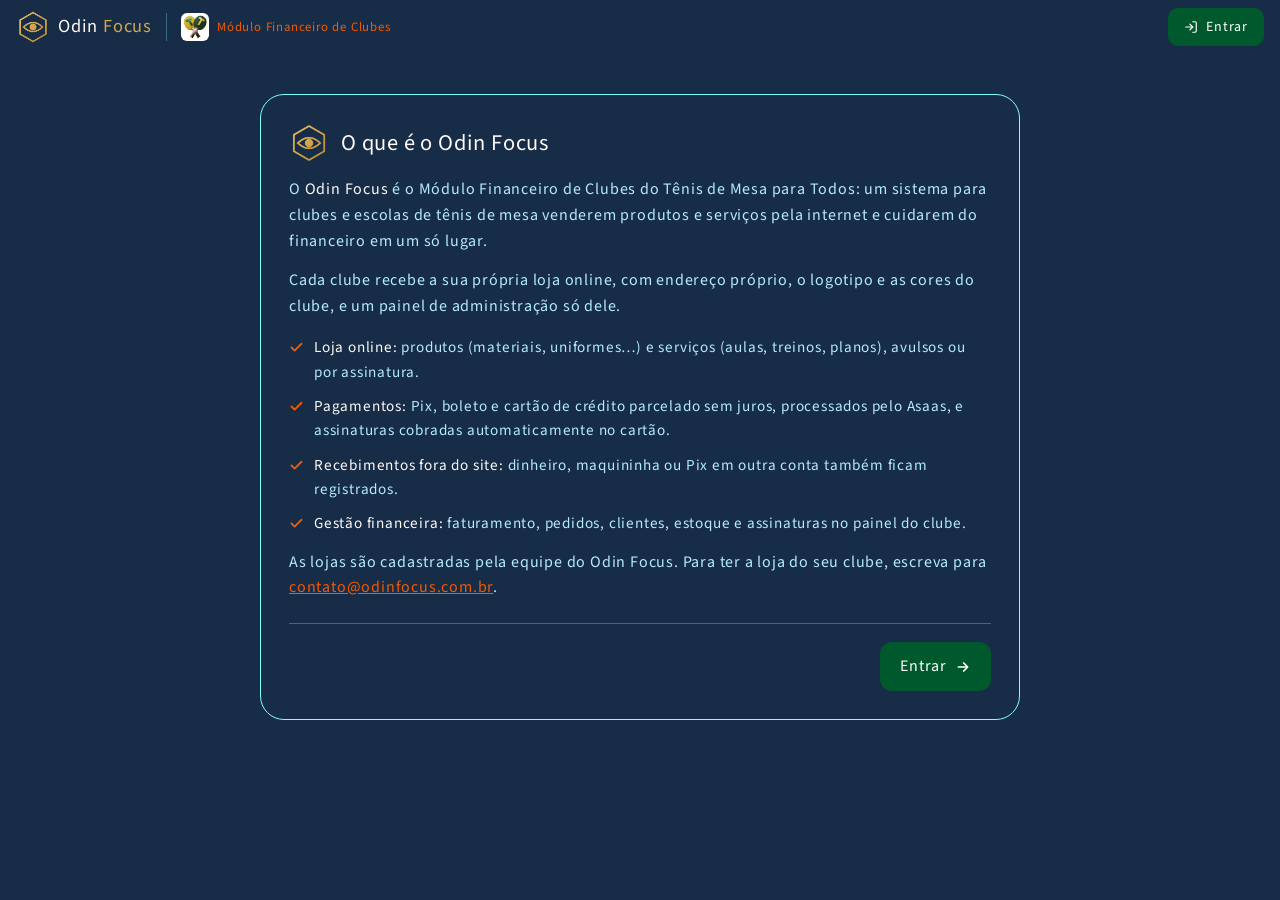
<file: index.html>
<!DOCTYPE html>
<html lang="pt-BR">
<head>
  <meta charset="UTF-8">
  <meta name="viewport" content="width=device-width, initial-scale=1">
  <title>Odin Focus · Módulo Financeiro de Clubes · Tênis de Mesa para Todos</title>
  <meta name="description" content="Odin Focus, o Módulo Financeiro de Clubes do Tênis de Mesa para Todos: loja, painel próprio, personalização e pagamento por Pix, boleto, cartão e assinaturas.">
  <meta name="theme-color" content="#172C46">
  <link rel="icon" href="img/odin-focus-financeiro.png" type="image/png">
  <!-- Fonte do Tênis de Mesa para Todos: Source Sans 3 (Google Fonts) -->
  <link rel="preconnect" href="https://fonts.googleapis.com">
  <link rel="preconnect" href="https://fonts.gstatic.com" crossorigin>
  <link href="https://fonts.googleapis.com/css2?family=Source+Sans+3&display=swap" rel="stylesheet">
  <style>
    /* Padrão visual do Tênis de Mesa para Todos (tenisdemesasp.com.br): fundo azul-marinho, textos celeste,
       quadros só com borda ciano, botões verdes, ícones laranja, Source Sans 3 sem negrito. */
    :root { --marinho: #172C46; --celeste: #B4ECFC; --borda: #80FFFF; --verde: #00592D; --laranja: #F45900; --neve: #FFFAFA; --ouro: #D4A74E; color-scheme: dark; }
    * { box-sizing: border-box; margin: 0; font-weight: 400; }
    body { font: 16px/1.6 'Source Sans 3', 'Segoe UI', Arial, sans-serif; letter-spacing: .05em; color: var(--celeste); background: var(--marinho); min-height: 100vh; display: flex; flex-direction: column; -webkit-font-smoothing: antialiased; }
    a { color: inherit; }
    .ico { width: 1em; height: 1em; flex: none; }
    .container { width: 100%; max-width: 1152px; margin: 0 auto; padding: 0 16px; }

    /* Barra fina no topo */
    .topo { position: sticky; top: 0; z-index: 10; background: var(--marinho); font-size: .8rem; }
    .topo-in { display: flex; align-items: center; justify-content: space-between; gap: 12px; padding: 8px 16px; flex-wrap: wrap; max-width: 1280px; margin: 0 auto; }
    .topo-marcas { display: flex; align-items: center; gap: 14px; min-width: 0; }
    /* Logotipo: símbolo do Odin Focus (hexágono dourado com olho) e o nome, com "Focus" no dourado do símbolo */
    .topo-logo { display: inline-flex; align-items: center; gap: 8px; text-decoration: none; color: var(--neve); font-size: 1.15rem; }
    .topo-logo img { width: 34px; height: 34px; display: block; }
    .ouro { color: var(--ouro); }
    .selo-clubes { display: inline-flex; align-items: center; gap: 8px; text-decoration: none; color: var(--laranja); padding-left: 14px; border-left: 1px solid rgba(128, 255, 255, .3); }
    .selo-clubes img { width: 28px; height: 28px; object-fit: contain; background: #fff; border-radius: 6px; padding: 2px; }
    .selo-clubes:hover span { text-decoration: underline; text-underline-offset: 3px; }
    .btn { display: inline-flex; align-items: center; justify-content: center; gap: 8px; background: var(--verde); color: #fff; text-decoration: none; padding: 12px 20px; border-radius: 12px; font-size: 1rem; transition: filter .2s ease; }
    .btn:hover { filter: brightness(1.15); }
    .btn-topo { padding: 8px 16px; font-size: .875rem; border-radius: 10px; }

    main { flex: 1; padding: 40px 0 48px; }
    /* Quadro "O que é o Odin Focus" */
    .quadro { max-width: 760px; margin: 0 auto; border: 1px solid var(--borda); border-radius: 24px; padding: 28px; scroll-margin-top: 80px; }
    .quadro h1 { display: flex; align-items: center; gap: 12px; color: var(--neve); font-size: 1.4rem; line-height: 1.25; }
    .quadro h1 img { width: 40px; height: 40px; flex: none; }
    .quadro p { margin-top: 14px; }
    .quadro p a { color: var(--laranja); }
    .quadro strong { color: var(--neve); }
    .quadro ul { list-style: none; padding: 0; margin-top: 16px; display: grid; gap: 10px; font-size: .95rem; }
    .quadro li { display: flex; align-items: flex-start; gap: 10px; }
    .quadro li .ico { color: var(--laranja); margin-top: 5px; width: 15px; height: 15px; }
    .quadro-acoes { display: flex; justify-content: flex-end; margin-top: 22px; padding-top: 18px; border-top: 1px solid rgba(128, 255, 255, .3); }

    /* Janela "Fale com o Odin Focus" (formulário enviado pelo EmailJS), no padrão das janelas do Tênis de Mesa para Todos */
    .janela { margin: auto; width: min(560px, calc(100% - 32px)); max-height: calc(100dvh - 32px); padding: 0; border: 1px solid var(--borda); border-radius: 24px; background: var(--marinho); color: var(--celeste); box-shadow: 0 25px 50px -12px rgba(0, 0, 0, .5); }
    .janela::backdrop { background: rgba(0, 0, 0, .6); backdrop-filter: blur(4px); }
    .janela-corpo { position: relative; padding: 24px; }
    .janela h2 { display: flex; align-items: center; gap: 10px; color: var(--neve); font-size: 1.25rem; margin-right: 36px; }
    .janela h2 .ico { color: var(--laranja); width: 22px; height: 22px; }
    .janela p { margin-top: 10px; font-size: .9rem; }
    .janela p a { color: var(--laranja); }
    .janela-fechar { position: absolute; top: 16px; right: 16px; background: none; border: 0; color: var(--celeste); font: inherit; font-size: 1.5rem; line-height: 1; padding: 2px 8px; border-radius: 8px; cursor: pointer; }
    .janela-fechar:hover { color: var(--neve); background: rgba(180, 236, 252, .1); }
    .campos { display: grid; gap: 12px; margin-top: 16px; }
    .campos label { display: grid; gap: 4px; font-size: .8rem; }
    .campos input, .campos select, .campos textarea { width: 100%; padding: 11px 12px; border: 1px solid var(--borda); border-radius: 12px; background: var(--marinho); color: var(--celeste); font: inherit; font-size: .95rem; }
    .campos textarea { resize: vertical; min-height: 120px; }
    .campos input:focus, .campos select:focus, .campos textarea:focus { outline: none; box-shadow: 0 0 0 2px var(--borda); }
    .campos ::placeholder { color: rgba(180, 236, 252, .5); }
    .campos .invalido { border-color: #F87171; }
    .duas { display: grid; grid-template-columns: 1fr 1fr; gap: 12px; }
    .isca { position: absolute; left: -9999px; width: 1px; height: 1px; overflow: hidden; }
    .erro { background: rgba(239, 68, 68, .14); border-left: 4px solid #F87171; border-radius: 10px; padding: 10px 14px; font-size: .88rem; }
    .janela .btn { border: 0; font: inherit; cursor: pointer; width: 100%; }
    .janela .btn:disabled { opacity: .5; cursor: wait; }
    .nota { font-size: .78rem; text-align: center; opacity: .8; }
    .enviado { text-align: center; display: grid; justify-items: center; gap: 10px; padding: 12px 0 4px; }
    .enviado .ico { width: 48px; height: 48px; color: #4ADE80; }
    .enviado h3 { color: var(--neve); font-size: 1.2rem; }
    @media (max-width: 560px) { .selo-clubes span { display: none; } main { padding-top: 24px; } .quadro { padding: 22px 18px; border-radius: 20px; } .quadro h1 { font-size: 1.2rem; } .quadro-acoes .btn { width: 100%; } .duas { grid-template-columns: 1fr; } }
  </style>
</head>
<body>
  <header class="topo">
    <div class="topo-in">
      <div class="topo-marcas">
        <a class="topo-logo" href="/"><img src="img/odin-focus-financeiro.png" alt="" width="34" height="34"><span>Odin <span class="ouro">Focus</span></span></a>
        <a class="selo-clubes" href="https://www.tenisdemesasp.com.br" target="_blank" rel="noopener" title="Tênis de Mesa para Todos">
          <img src="loja/img/tenis-de-mesa-para-todos.png" alt="" width="28" height="28">
          <span>Módulo Financeiro de Clubes</span>
        </a>
      </div>
      <a class="btn btn-topo" href="loja/entrar.html">
        <svg class="ico" viewBox="0 0 24 24" fill="none" stroke="currentColor" stroke-width="2" stroke-linecap="round" stroke-linejoin="round" aria-hidden="true"><path d="M15 3h4a2 2 0 0 1 2 2v14a2 2 0 0 1-2 2h-4"/><path d="M10 17l5-5-5-5"/><path d="M15 12H3"/></svg>
        Entrar
      </a>
    </div>
  </header>

  <main>
    <div class="container">
      <section class="quadro" id="sobre-odin" aria-labelledby="sobreOdinTitulo">
        <h1 id="sobreOdinTitulo"><img src="img/odin-focus-financeiro.png" alt="" width="40" height="40">O que é o Odin Focus</h1>
        <p>O <strong>Odin Focus</strong> é o Módulo Financeiro de Clubes do Tênis de Mesa para Todos: um sistema para clubes e escolas de tênis de mesa venderem produtos e serviços pela internet e cuidarem do financeiro em um só lugar.</p>
        <p>Cada clube recebe a sua própria loja online, com endereço próprio, o logotipo e as cores do clube, e um painel de administração só dele.</p>
        <ul>
          <li><svg class="ico" viewBox="0 0 24 24" fill="none" stroke="currentColor" stroke-width="3" stroke-linecap="round" stroke-linejoin="round" aria-hidden="true"><path d="M20 6 9 17l-5-5"/></svg><span><strong>Loja online:</strong> produtos (materiais, uniformes…) e serviços (aulas, treinos, planos), avulsos ou por assinatura.</span></li>
          <li><svg class="ico" viewBox="0 0 24 24" fill="none" stroke="currentColor" stroke-width="3" stroke-linecap="round" stroke-linejoin="round" aria-hidden="true"><path d="M20 6 9 17l-5-5"/></svg><span><strong>Pagamentos:</strong> Pix, boleto e cartão de crédito parcelado sem juros, processados pelo Asaas, e assinaturas cobradas automaticamente no cartão.</span></li>
          <li><svg class="ico" viewBox="0 0 24 24" fill="none" stroke="currentColor" stroke-width="3" stroke-linecap="round" stroke-linejoin="round" aria-hidden="true"><path d="M20 6 9 17l-5-5"/></svg><span><strong>Recebimentos fora do site:</strong> dinheiro, maquininha ou Pix em outra conta também ficam registrados.</span></li>
          <li><svg class="ico" viewBox="0 0 24 24" fill="none" stroke="currentColor" stroke-width="3" stroke-linecap="round" stroke-linejoin="round" aria-hidden="true"><path d="M20 6 9 17l-5-5"/></svg><span><strong>Gestão financeira:</strong> faturamento, pedidos, clientes, estoque e assinaturas no painel do clube.</span></li>
        </ul>
        <p>As lojas são cadastradas pela equipe do Odin Focus. Para ter a loja do seu clube, escreva para <a href="mailto:contato@odinfocus.com.br" data-fale-conosco>contato@odinfocus.com.br</a>.</p>
        <div class="quadro-acoes">
          <a class="btn" href="loja/entrar.html">Entrar <svg class="ico" viewBox="0 0 24 24" fill="none" stroke="currentColor" stroke-width="2.5" stroke-linecap="round" stroke-linejoin="round" aria-hidden="true"><path d="M5 12h14M13 6l6 6-6 6"/></svg></a>
        </div>
      </section>
    </div>
  </main>

  <!-- Janela "Fale com o Odin Focus": aberta pelo link contato@odinfocus.com.br. A mensagem vai pelo EmailJS, com as
       chaves do formulário de contato da loja Odin Focus (/loja/, Configurações › EmailJS). Sem elas, mostra o e-mail. -->
  <dialog class="janela" id="faleConosco" aria-labelledby="faleTitulo">
    <div class="janela-corpo">
      <button type="button" class="janela-fechar" data-fechar aria-label="Fechar">×</button>
      <h2 id="faleTitulo"><svg class="ico" viewBox="0 0 24 24" fill="currentColor" aria-hidden="true"><path d="M2 5h20v14H2zm2 2v.5l8 5 8-5V7z"/></svg>Fale com o Odin Focus</h2>
      <div id="faleAlvo"></div>
    </div>
  </dialog>

  <script>
    (() => {
      const EMAILJS_SDK = 'https://cdn.jsdelivr.net/npm/@emailjs/browser@4/dist/email.min.js';
      const EMAIL = 'contato@odinfocus.com.br';
      const ASSUNTOS = ['Quero a loja do meu clube', 'Dúvida sobre o sistema', 'Suporte', 'Outro assunto'];
      const janela = document.getElementById('faleConosco');
      const alvo = document.getElementById('faleAlvo');
      const esc = (t) => String(t).replace(/[&<>"']/g, (c) => ({ '&': '&amp;', '<': '&lt;', '>': '&gt;', '"': '&quot;', "'": '&#39;' }[c]));
      let config = null;
      let abertoEm = 0;

      /** Chaves do EmailJS do formulário de contato da loja Odin Focus (null se não estiverem cadastradas). */
      async function carregarConfig() {
        if (config) return config;
        const r = await fetch('loja/api/?r=loja', { credentials: 'same-origin' });
        const d = await r.json();
        config = (d.loja && d.loja.emailjs) || null;
        return config;
      }

      function carregarSdk() {
        if (window.emailjs) return Promise.resolve();
        return new Promise((ok, falha) => {
          const s = document.createElement('script');
          s.src = EMAILJS_SDK;
          s.onload = ok;
          s.onerror = () => falha(new Error('Não foi possível carregar o serviço de envio.'));
          document.head.appendChild(s);
        });
      }

      function mostrarForm() {
        alvo.innerHTML = `
          <p>Mande sua mensagem por aqui: respondemos no e-mail informado.</p>
          <form class="campos" id="fFale" novalidate>
            <label>Nome <input name="nome" autocomplete="name" required maxlength="100" placeholder="Seu nome"></label>
            <div class="duas">
              <label>E-mail <input name="email" type="email" autocomplete="email" required maxlength="150" placeholder="email@email.com.br"></label>
              <label>Telefone / WhatsApp (opcional) <input name="telefone" inputmode="tel" autocomplete="tel" maxlength="16" placeholder="(00) 00000-0000"></label>
            </div>
            <label>Assunto <select name="assunto">${ASSUNTOS.map((a) => `<option>${esc(a)}</option>`).join('')}</select></label>
            <label>Mensagem <textarea name="mensagem" required minlength="10" maxlength="2000" rows="5"></textarea></label>
            <label class="isca" aria-hidden="true">Não preencha <input name="site" tabindex="-1" autocomplete="off"></label>
            <div id="faleErro" role="alert"></div>
            <button type="submit" class="btn">Enviar mensagem</button>
            <p class="nota">Normalmente respondemos em até 1 dia útil.</p>
          </form>`;
        const f = document.getElementById('fFale');
        f.addEventListener('submit', (e) => { e.preventDefault(); enviar(f); });
        f.elements.nome.focus();
      }

      function validar(f) {
        const erros = [];
        const marcar = (nome, ok) => { f.elements[nome].classList.toggle('invalido', !ok); return ok; };
        if (!marcar('nome', f.elements.nome.value.trim().length >= 2)) erros.push('Informe seu nome.');
        if (!marcar('email', /^[^\s@]+@[^\s@]+\.[^\s@]{2,}$/.test(f.elements.email.value.trim()))) erros.push('Informe um e-mail válido.');
        const tel = f.elements.telefone.value.replace(/\D/g, '');
        if (!marcar('telefone', tel === '' || tel.length >= 10)) erros.push('Telefone: informe DDD + número, ou deixe em branco.');
        if (!marcar('mensagem', f.elements.mensagem.value.trim().length >= 10)) erros.push('Escreva sua mensagem (pelo menos 10 caracteres).');
        return erros;
      }

      async function enviar(f) {
        const erro = document.getElementById('faleErro');
        erro.innerHTML = '';
        // Robôs costumam preencher o campo escondido ou enviar em menos de 3 segundos.
        if (f.elements.site.value || Date.now() - abertoEm < 3000) return concluido();
        const erros = validar(f);
        if (erros.length) {
          erro.innerHTML = `<p class="erro">${erros.map(esc).join('<br>')}</p>`;
          f.querySelector('.invalido')?.focus();
          return;
        }
        const botao = f.querySelector('button[type="submit"]');
        botao.disabled = true;
        botao.textContent = 'Enviando…';
        try {
          await carregarSdk();
          // Mesmos campos do Fale conosco das lojas (o modelo do EmailJS é o mesmo).
          const dados = {
            nome: f.elements.nome.value.trim(),
            email: f.elements.email.value.trim(),
            telefone: f.elements.telefone.value.trim() || 'não informado',
            assunto: f.elements.assunto.value,
            mensagem: f.elements.mensagem.value.trim(),
            loja: 'Odin Focus · página inicial'
          };
          await window.emailjs.send(config.service_id, config.template_id, {
            ...dados,
            name: dados.nome,
            title: dados.assunto,
            subject: `[${dados.loja}] ${dados.assunto} - ${dados.nome}`,
            message: `${dados.mensagem}\n\nTelefone: ${dados.telefone}\nE-mail: ${dados.email}`,
            phone: dados.telefone,
            reply_to: dados.email,
            time: new Date().toLocaleString('pt-BR')
          }, { publicKey: config.public_key });
          concluido();
        } catch (e) {
          console.error('EmailJS', e);
          erro.innerHTML = `<p class="erro">Não conseguimos enviar sua mensagem agora. Tente de novo em alguns minutos ou escreva para <a href="mailto:${EMAIL}">${EMAIL}</a>.</p>`;
          botao.disabled = false;
          botao.textContent = 'Enviar mensagem';
        }
      }

      function concluido() {
        alvo.innerHTML = `
          <div class="enviado">
            <svg class="ico" viewBox="0 0 24 24" fill="currentColor" aria-hidden="true"><path d="M12 2a10 10 0 1 0 0 20 10 10 0 0 0 0-20zm-1.4 14.2-4.2-4.2 1.4-1.4 2.8 2.8 5.8-5.8 1.4 1.4z"/></svg>
            <h3>Mensagem enviada!</h3>
            <p>Obrigado por falar com o Odin Focus. Vamos responder no e-mail informado o quanto antes.</p>
            <button type="button" class="btn" data-fechar>Fechar</button>
          </div>`;
      }

      document.querySelectorAll('[data-fale-conosco]').forEach((link) => link.addEventListener('click', async (e) => {
        e.preventDefault();
        abertoEm = Date.now();
        alvo.innerHTML = '<p>Carregando…</p>';
        janela.showModal();
        try {
          if (await carregarConfig()) return mostrarForm();
        } catch { /* sem a API: mostra o e-mail abaixo */ }
        alvo.innerHTML = `<p>Escreva para <a href="mailto:${EMAIL}">${EMAIL}</a>: respondemos no e-mail de onde a mensagem vier.</p>`;
      }));
      janela.addEventListener('click', (e) => {
        if (e.target === janela || e.target.closest('[data-fechar]')) janela.close();
      });
    })();
  </script>
</body>
</html>
</file>
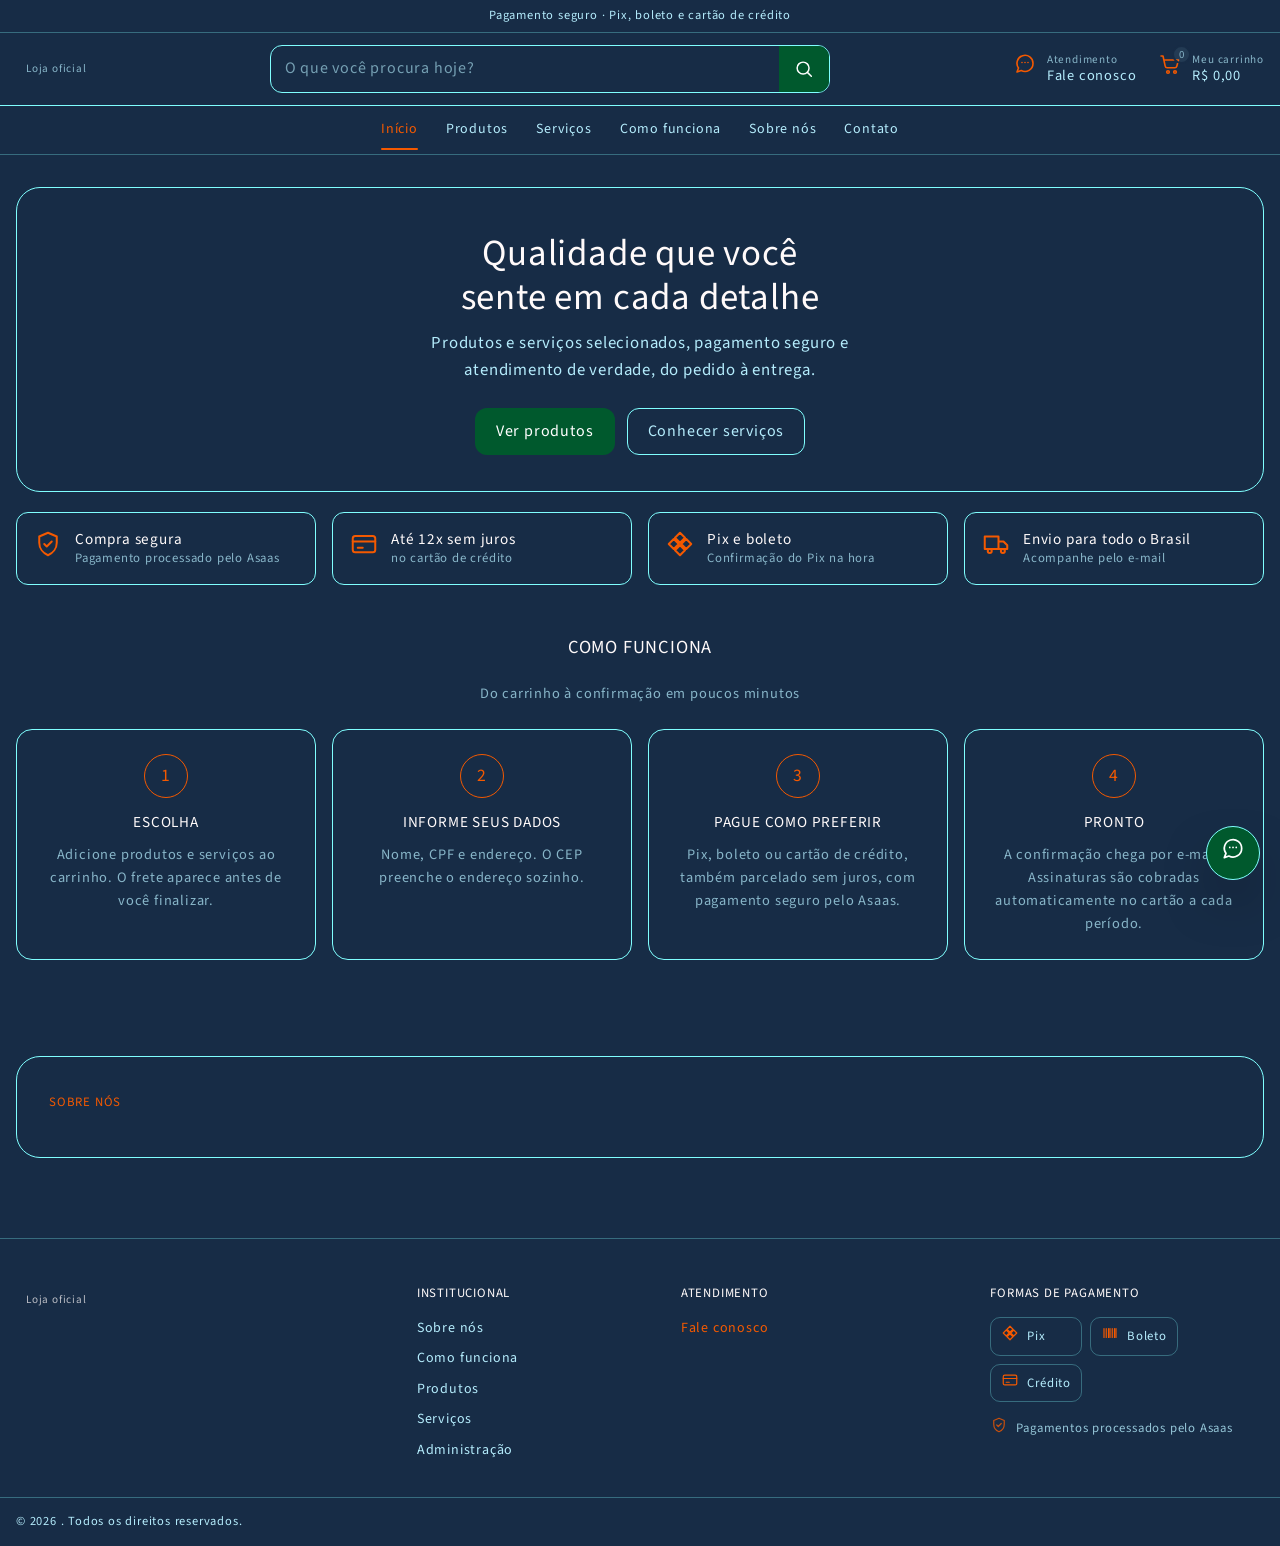
<file: loja/index.html>
<!DOCTYPE html>
<html lang="pt-BR">
<head>
  <meta charset="UTF-8">
  <meta name="viewport" content="width=device-width, initial-scale=1">
  <title>Loja oficial</title>
  <meta name="description" content="Loja oficial: produtos e serviços selecionados com pagamento seguro por Pix, boleto e cartões.">
  <meta name="theme-color" content="#172C46">
  <!-- Fonte do Tênis de Mesa para Todos: Source Sans 3 (Google Fonts) -->
  <link rel="preconnect" href="https://fonts.googleapis.com">
  <link rel="preconnect" href="https://fonts.gstatic.com" crossorigin>
  <link href="https://fonts.googleapis.com/css2?family=Source+Sans+3&display=swap" rel="stylesheet">
  <meta property="og:type" content="website">
  <meta property="og:title" content="Loja oficial">
  <meta property="og:description" content="Produtos e serviços selecionados. Pagamento seguro por Pix, boleto e cartões.">
  <link rel="icon" href="img/icone.svg" type="image/svg+xml">
  <link rel="stylesheet" href="css/loja.css">
  <!-- Cores escolhidas no painel (Configurações › Cores) -->
  <link rel="stylesheet" href="api/?r=tema.css">
</head>
<body>
  <a class="pular" href="#produtos">Pular para os produtos</a>

  <div class="faixa-topo">
    <div class="container faixa-topo-in">
      <p id="avisoTopo">Pagamento seguro · Pix, boleto e cartão de crédito</p>
      <p class="faixa-extra" id="avisoFrete" hidden></p>
    </div>
  </div>

  <header class="cabecalho">
    <div class="container cabecalho-in">
      <a href="./" class="logo" aria-label="Página inicial">
        <span class="logo-marca" data-marca></span>
        <span class="logo-texto"><strong id="logoNome"></strong><small>Loja oficial</small></span>
      </a>

      <form class="busca" id="formBusca" role="search">
        <input type="search" id="busca" placeholder="O que você procura hoje?" aria-label="Buscar produtos e serviços" autocomplete="off">
        <button type="submit" aria-label="Buscar" data-icone="busca"></button>
      </form>

      <div class="cabecalho-acoes">
        <a class="acao acao-atendimento" href="contato.html">
          <span data-icone="conversa"></span>
          <span class="acao-texto"><small>Atendimento</small>Fale conosco</span>
        </a>
        <button type="button" class="acao acao-carrinho" id="btnCarrinho" aria-label="Abrir carrinho">
          <span class="acao-icone"><span data-icone="carrinho"></span><span class="contador zerado" id="contador">0</span></span>
          <span class="acao-texto"><small>Meu carrinho</small><strong id="totalTopo">R$ 0,00</strong></span>
        </button>
      </div>
    </div>

    <nav class="menu" aria-label="Categorias">
      <div class="container menu-in" id="menu">
        <a href="#inicio">Início</a>
        <a href="#produtos" data-fixo="produtos">Produtos</a>
        <a href="#servicos" data-fixo="servicos">Serviços</a>
        <a href="#como-funciona">Como funciona</a>
        <a href="#sobre">Sobre nós</a>
        <a href="contato.html">Contato</a>
      </div>
    </nav>
  </header>

  <main id="inicio">
    <section class="hero" data-tela="inicio">
      <div class="container hero-in">
        <div class="hero-texto">
          <p class="sobretitulo" id="heroSobretitulo"></p>
          <h1 id="heroTitulo">Qualidade que você sente em cada detalhe</h1>
          <p class="hero-sub" id="heroSubtitulo">Produtos e serviços selecionados, pagamento seguro e atendimento de verdade, do pedido à entrega.</p>
          <div class="hero-acoes">
            <a class="btn btn-creme" href="#produtos" id="heroBtnProdutos">Ver produtos</a>
            <a class="btn btn-contorno" href="#servicos" id="heroBtnServicos">Conhecer serviços</a>
          </div>
        </div>
        <div class="hero-arte" aria-hidden="true">
          <span class="anel anel-1"></span><span class="anel anel-2"></span><span class="anel anel-3"></span>
          <span class="hero-marca" data-marca></span>
        </div>
      </div>
    </section>

    <section class="beneficios" aria-label="Vantagens" data-tela="inicio">
      <div class="container beneficios-in">
        <div class="beneficio"><span data-icone="escudo"></span><p><strong>Compra segura</strong>Pagamento processado pelo Asaas</p></div>
        <div class="beneficio"><span data-icone="cartao"></span><p><strong id="benParcelas">Até 12x sem juros</strong>no cartão de crédito</p></div>
        <div class="beneficio"><span data-icone="pix"></span><p><strong>Pix e boleto</strong>Confirmação do Pix na hora</p></div>
        <div class="beneficio"><span data-icone="caminhao"></span><p><strong id="benFrete">Envio para todo o Brasil</strong><span id="benFreteSub">Acompanhe pelo e-mail</span></p></div>
      </div>
    </section>

    <section class="secao" id="categorias" data-tela="inicio" hidden>
      <div class="container">
        <div class="secao-cabeca">
          <h2>Compre por categoria</h2>
        </div>
        <div class="categorias" id="gradeCategorias"></div>
      </div>
    </section>

    <section class="secao tela-catalogo" id="produtos" data-tela="produtos">
      <div class="container">
        <div class="secao-cabeca">
          <div>
            <h2 id="tituloProdutos">Produtos</h2>
            <p class="secao-sub" id="subProdutos">Seleção completa da loja</p>
          </div>
          <label class="ordem">Ordenar
            <select id="ordem">
              <option value="padrao">Destaques</option>
              <option value="menor">Menor preço</option>
              <option value="maior">Maior preço</option>
              <option value="nome">Nome (A-Z)</option>
            </select>
          </label>
        </div>
        <div class="chips" id="chips" role="toolbar" aria-label="Filtrar por categoria"></div>
        <div class="tabela-loja-caixa" id="gradeProdutos" aria-live="polite"><p class="carregando">Carregando produtos…</p></div>
      </div>
    </section>

    <section class="secao tela-catalogo" id="servicos" data-tela="servicos">
      <div class="container">
        <div class="secao-cabeca">
          <div>
            <h2 id="tituloServicos">Serviços</h2>
            <p class="secao-sub" id="subServicos">Atendimento especializado, avulso ou por assinatura</p>
          </div>
          <label class="ordem">Ordenar
            <select id="ordemServicos">
              <option value="padrao">Destaques</option>
              <option value="menor">Menor preço</option>
              <option value="maior">Maior preço</option>
              <option value="nome">Nome (A-Z)</option>
            </select>
          </label>
        </div>
        <div class="tabela-loja-caixa" id="gradeServicos" aria-live="polite"><p class="carregando">Carregando serviços…</p></div>
      </div>
    </section>

    <section class="secao" id="como-funciona" data-tela="inicio">
      <div class="container">
        <div class="secao-cabeca secao-cabeca-centro">
          <h2>Como funciona</h2>
          <p class="secao-sub">Do carrinho à confirmação em poucos minutos</p>
        </div>
        <ol class="passos">
          <li><span class="passo-num">1</span><h3>Escolha</h3><p>Adicione produtos e serviços ao carrinho. O frete aparece antes de você finalizar.</p></li>
          <li><span class="passo-num">2</span><h3>Informe seus dados</h3><p>Nome, CPF e endereço. O CEP preenche o endereço sozinho.</p></li>
          <li><span class="passo-num">3</span><h3>Pague como preferir</h3><p>Pix, boleto ou cartão de crédito, também parcelado sem juros, com pagamento seguro pelo Asaas.</p></li>
          <li><span class="passo-num">4</span><h3>Pronto</h3><p>A confirmação chega por e-mail. Assinaturas são cobradas automaticamente no cartão a cada período.</p></li>
        </ol>
      </div>
    </section>

    <section class="secao secao-azul" id="sobre" data-tela="inicio">
      <div class="container sobre-in">
        <div>
          <p class="sobretitulo">Sobre nós</p>
          <h2 id="sobreTitulo"></h2>
        </div>
        <p class="sobre-texto" id="sobreTexto"></p>
      </div>
    </section>
  </main>

  <footer class="rodape">
    <div class="container rodape-in">
      <div class="rodape-marca">
        <a href="./" class="logo logo-claro"><span class="logo-marca" data-marca></span><span class="logo-texto"><strong id="rodapeNome"></strong><small>Loja oficial</small></span></a>
        <p id="rodapeSobre"></p>
      </div>
      <div>
        <h3>Institucional</h3>
        <ul>
          <li><a href="#sobre">Sobre nós</a></li>
          <li><a href="#como-funciona">Como funciona</a></li>
          <li><a href="#produtos">Produtos</a></li>
          <li><a href="#servicos">Serviços</a></li>
          <!-- Abre o painel direto nas Configurações (pede login se não houver sessão aberta). -->
          <li><a href="admin/#configuracoes" rel="nofollow">Administração</a></li>
        </ul>
      </div>
      <div>
        <h3>Atendimento</h3>
        <ul id="rodapeContatos"><li><a href="contato.html">Fale conosco</a></li></ul>
      </div>
      <div>
        <h3>Formas de pagamento</h3>
        <ul class="selos">
          <li><span data-icone="pix"></span>Pix</li>
          <li><span data-icone="boleto"></span>Boleto</li>
          <li><span data-icone="cartao"></span>Crédito</li>
        </ul>
        <p class="rodape-seguro"><span data-icone="escudo"></span>Pagamentos processados pelo Asaas</p>
      </div>
    </div>
    <div class="rodape-base">
      <div class="container rodape-base-in">
        <p class="rodape-legal" id="rodapeLegal" hidden></p>
        <p>© <span id="ano"></span> <span id="rodapeCopy"></span>. Todos os direitos reservados.</p>
        <p class="credito" id="rodapeCredito"></p>
      </div>
    </div>
  </footer>

  <a class="zap-flutuante" id="zapFlutuante" href="contato.html" aria-label="Fale conosco" title="Fale conosco"><span data-icone="conversa"></span></a>

  <!-- Carrinho -->
  <div class="gaveta-fundo" id="gavetaFundo" hidden></div>
  <aside class="gaveta" id="gaveta" aria-label="Carrinho de compras" aria-hidden="true" tabindex="-1">
    <div class="gaveta-topo">
      <h2>Seu carrinho</h2>
      <button type="button" class="btn-icone" id="btnFecharCarrinho" aria-label="Fechar carrinho" data-icone="fechar"></button>
    </div>
    <div class="gaveta-itens" id="carrinhoItens"></div>
    <div class="gaveta-rodape" id="carrinhoRodape"></div>
  </aside>

  <!-- Detalhe do item -->
  <dialog class="dlg dlg-item" id="dlgItem" aria-label="Detalhes"></dialog>

  <!-- Checkout -->
  <dialog class="dlg dlg-checkout" id="dlgCheckout" aria-label="Finalizar compra">
    <div class="checkout-topo">
      <ol class="etapas" id="etapas">
        <li class="ativa">Seus dados</li>
        <li>Pagamento</li>
        <li>Confirmação</li>
      </ol>
      <button type="button" class="btn-icone" id="btnFecharCheckout" aria-label="Fechar" data-icone="fechar"></button>
    </div>
    <div class="checkout-corpo">
      <div class="checkout-principal">
        <form id="formCliente" class="form-cliente" novalidate>
          <h3>Seus dados</h3>
          <div class="campos">
            <label class="c-6">CPF <input name="cpf" inputmode="numeric" autocomplete="off" required placeholder="000.000.000-00"></label>
            <p class="c-6 dica-cep" id="dicaCpf">Comece pelo CPF. Se você já comprou aqui, usamos o seu cadastro.</p>
          </div>
          <div class="cadastro-achado" id="cadastroAchado" hidden></div>
          <div id="camposCliente" hidden>
          <div class="campos">
            <label class="c-12">Nome completo <input name="nome" autocomplete="name" required maxlength="150"></label>
            <label class="c-6">Celular (WhatsApp) <input name="celular" inputmode="tel" autocomplete="tel-national" required placeholder="(00) 00000-0000"></label>
            <label class="c-6">E-mail <input name="email" type="email" autocomplete="email" required maxlength="190"></label>
          </div>
          <h3 id="tituloEndereco">Endereço de entrega</h3>
          <div class="campos">
            <label class="c-4">CEP <input name="cep" inputmode="numeric" autocomplete="postal-code" required placeholder="00000-000"></label>
            <p class="c-8 dica-cep" id="dicaCep">Digite o CEP para preencher o endereço.</p>
            <label class="c-8">Rua <input name="rua" autocomplete="address-line1" required maxlength="150"></label>
            <label class="c-4">Número <input name="numero" required maxlength="20"></label>
            <label class="c-6">Complemento <input name="complemento" autocomplete="address-line2" maxlength="80" placeholder="Opcional"></label>
            <label class="c-6">Bairro <input name="bairro" required maxlength="100"></label>
            <label class="c-8">Cidade <input name="cidade" autocomplete="address-level2" required maxlength="100"></label>
            <label class="c-4">Estado <select name="estado" required><option value="">UF</option></select></label>
          </div>
          </div>
          <p class="form-erro" id="erroCliente" role="alert" hidden></p>
          <button type="submit" class="btn btn-largo" id="btnContinuar">Continuar para o pagamento</button>
          <p class="nota">Seus dados são usados apenas para processar o pedido e emitir o pagamento.</p>
        </form>
        <div id="etapaPagamento" class="etapa-pagamento" hidden></div>
      </div>
      <aside class="resumo" id="resumo"></aside>
    </div>
  </dialog>

  <script src="js/comum.js"></script>
  <script src="js/pagamento.js"></script>
  <script src="js/vitrine.js"></script>
</body>
</html>
</file>
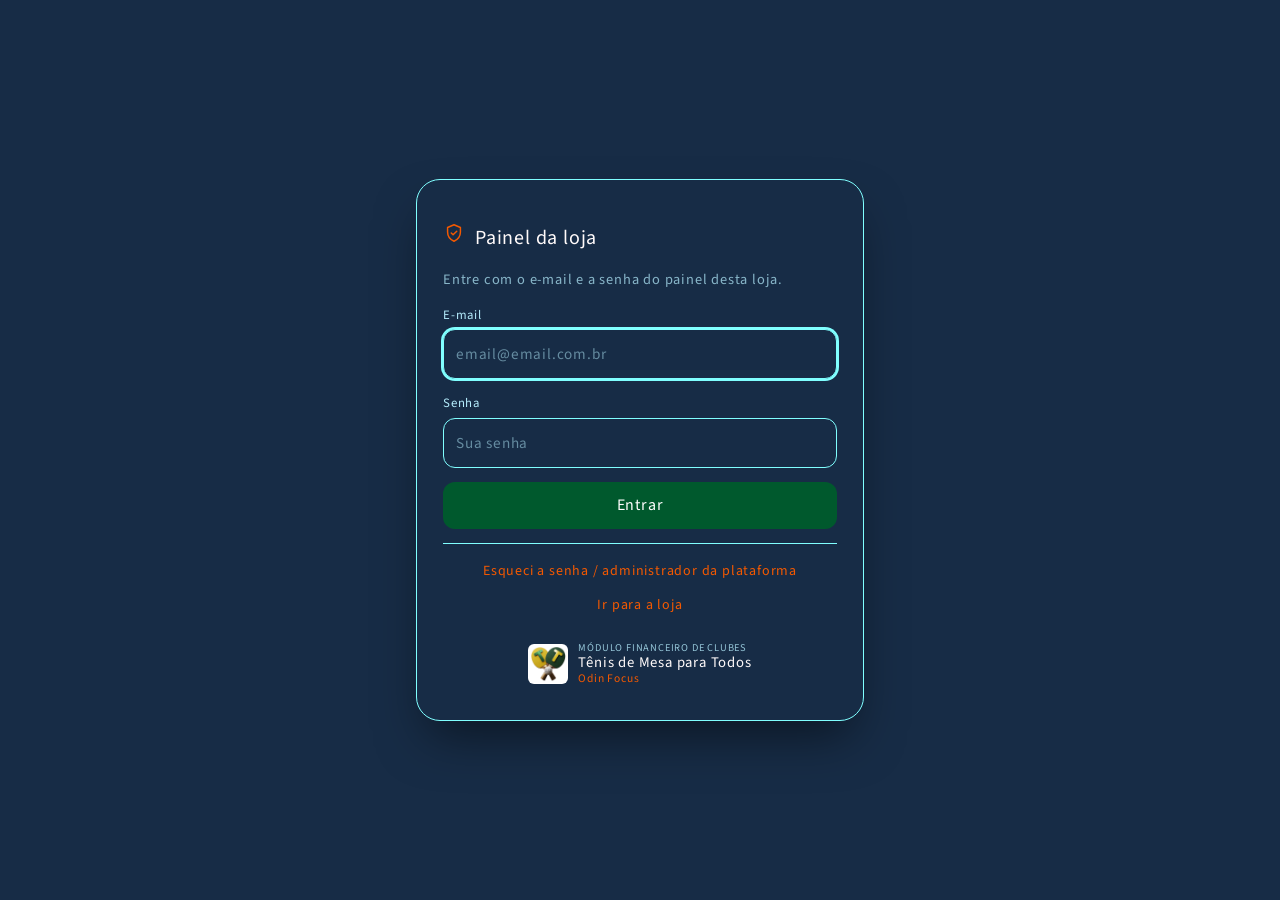
<file: loja/admin/index.html>
<!DOCTYPE html>
<html lang="pt-BR">
<head>
  <meta charset="UTF-8">
  <meta name="viewport" content="width=device-width, initial-scale=1">
  <meta name="robots" content="noindex, nofollow">
  <title>Painel · Odin Focus</title>
  <meta name="theme-color" content="#172C46">
  <!-- Fonte do Tênis de Mesa para Todos: Source Sans 3 (Google Fonts) -->
  <link rel="preconnect" href="https://fonts.googleapis.com">
  <link rel="preconnect" href="https://fonts.gstatic.com" crossorigin>
  <link href="https://fonts.googleapis.com/css2?family=Source+Sans+3&display=swap" rel="stylesheet">
  <link rel="icon" href="../img/icone.svg" type="image/svg+xml">
  <link rel="stylesheet" href="../css/loja.css">
  <link rel="stylesheet" href="../api/?r=tema.css" id="temaCss">
  <link rel="stylesheet" href="admin.css">
</head>
<body class="painel">
  <!-- Login (no padrão da janela "Acesso Restrito / Login" do Tênis de Mesa para Todos) -->
  <main class="login" id="telaLogin" hidden>
    <form class="login-caixa" id="formLogin">
      <span class="login-marca" data-marca></span>
      <h1><span data-icone="escudo"></span>Painel da loja</h1>
      <p class="muted">Entre com o e-mail e a senha do painel desta loja.</p>
      <div class="campos">
        <label class="c-12">E-mail <input name="email" type="email" autocomplete="username" required placeholder="email@email.com.br"></label>
        <label class="c-12">Senha <input name="senha" type="password" autocomplete="current-password" required placeholder="Sua senha"></label>
      </div>
      <p class="form-erro" id="erroLogin" hidden></p>
      <button class="btn btn-largo" type="submit">Entrar</button>
      <div class="login-links">
        <a class="link" href="/entrar">Esqueci a senha / administrador da plataforma</a>
        <a class="link" href="../">Ir para a loja</a>
      </div>
      <div class="login-selo" data-selo-clubes></div>
    </form>
  </main>

  <!-- Aplicação: barra fina no topo, quadro com borda e abas (layout do Painel do Administrador do Tênis de Mesa para Todos) -->
  <div class="app" id="app" hidden>
    <header class="barra-painel">
      <div class="barra-painel-in">
        <a class="logo" href="#painel"><span class="logo-marca" data-marca></span><span class="logo-texto"><strong id="nomeLoja">Odin <span class="realce">Focus</span></strong><small>Painel da loja</small></span></a>
        <div class="barra-painel-acoes">
          <span class="fraco" id="nomeAdmin"></span>
          <a class="link" href="../">Ver a loja</a>
          <button type="button" class="btn btn-pequeno btn-sair" id="btnSair">Sair</button>
        </div>
      </div>
    </header>

    <main class="principal">
      <section class="quadro-painel">
        <div class="quadro-cab">
          <h1 class="titulo-tela"><span data-icone="escudo"></span><span id="tituloTela">Painel</span></h1>
          <div class="topo-painel-acoes" id="acoesTela"></div>
        </div>
        <nav class="abas" id="nav" aria-label="Seções do painel">
          <a href="#painel" data-tela="painel">Painel financeiro</a>
          <a href="#pedidos" data-tela="pedidos">Pedidos</a>
          <a href="#clientes" data-tela="clientes">Clientes</a>
          <a href="#produtos" data-tela="produtos" data-modulo="produto">Produtos</a>
          <a href="#servicos" data-tela="servicos" data-modulo="servico">Serviços</a>
          <a href="#assinaturas" data-tela="assinaturas" data-modulo="servico">Assinaturas</a>
          <a href="#configuracoes" data-tela="configuracoes">Configurações</a>
        </nav>
        <div class="conteudo" id="conteudo"></div>
      </section>
      <div class="rodape-painel" data-selo-clubes="linha"></div>
    </main>
  </div>

  <dialog class="dlg dlg-painel" id="dlg"></dialog>

  <script src="../js/comum.js" data-api="../api/"></script>
  <script src="admin.js"></script>
</body>
</html>
</file>
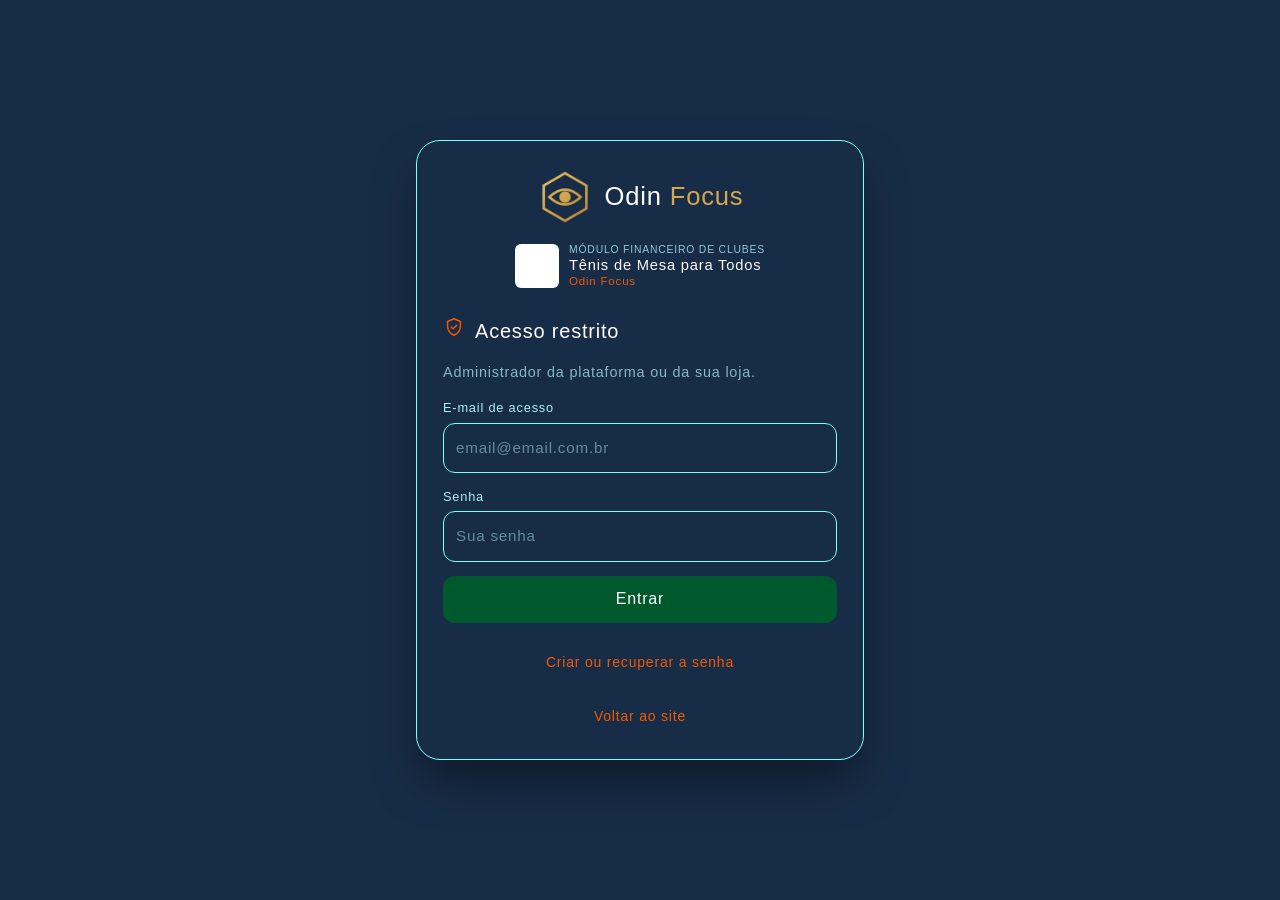
<file: loja/master/index.html>
<!DOCTYPE html>
<html lang="pt-BR">
<head>
  <meta charset="UTF-8">
  <meta name="viewport" content="width=device-width, initial-scale=1">
  <meta name="robots" content="noindex, nofollow">
  <title>Plataforma · Odin Focus</title>
  <meta name="theme-color" content="#172C46">
  <!-- Fonte do Tênis de Mesa para Todos: Source Sans 3 (Google Fonts) -->
  <link rel="preconnect" href="https://fonts.googleapis.com">
  <link rel="preconnect" href="https://fonts.gstatic.com" crossorigin>
  <link href="https://fonts.googleapis.com/css2?family=Source+Sans+3&display=swap" rel="stylesheet">
  <link rel="icon" href="/img/odin-focus-financeiro.png" type="image/png">
  <link rel="stylesheet" href="../css/loja.css">
  <link rel="stylesheet" href="../admin/admin.css">
</head>
<body class="painel">
  <!-- Painel do administrador master: cadastro e acompanhamento de todas as lojas.
       Layout do Painel do Administrador Master do Tênis de Mesa para Todos: barra fina no topo, quadro com borda e abas. -->
  <div class="app" id="app" hidden>
    <header class="barra-painel">
      <div class="barra-painel-in">
        <a class="logo master-logo" href="#lojas"><img src="/img/odin-focus-financeiro.png" alt="" width="40" height="40"><span class="logo-texto"><strong>Odin <span class="ouro-odin">Focus</span></strong><small>Plataforma</small></span></a>
        <div class="barra-painel-acoes">
          <span class="fraco" id="nomeAdmin"></span>
          <a class="link" href="/loja/">Ver a loja</a>
          <button type="button" class="btn btn-pequeno btn-sair" id="btnSair">Sair</button>
        </div>
      </div>
    </header>

    <main class="principal">
      <section class="quadro-painel">
        <div class="quadro-cab">
          <h1 class="titulo-tela"><span data-icone="escudo"></span><span id="tituloTela">Lojas</span></h1>
          <div class="topo-painel-acoes" id="acoesTela"></div>
        </div>
        <nav class="abas" id="nav" aria-label="Seções da plataforma">
          <a href="#lojas" data-tela="lojas">Lojas</a>
          <a href="#conta" data-tela="conta">Minha conta</a>
        </nav>
        <div class="conteudo" id="conteudo"></div>
      </section>
      <div class="rodape-painel" data-selo-clubes="linha"></div>
    </main>
  </div>

  <dialog class="dlg dlg-painel" id="dlg"></dialog>

  <script src="../js/comum.js" data-api="../api/"></script>
  <script src="master.js"></script>
</body>
</html>
</file>
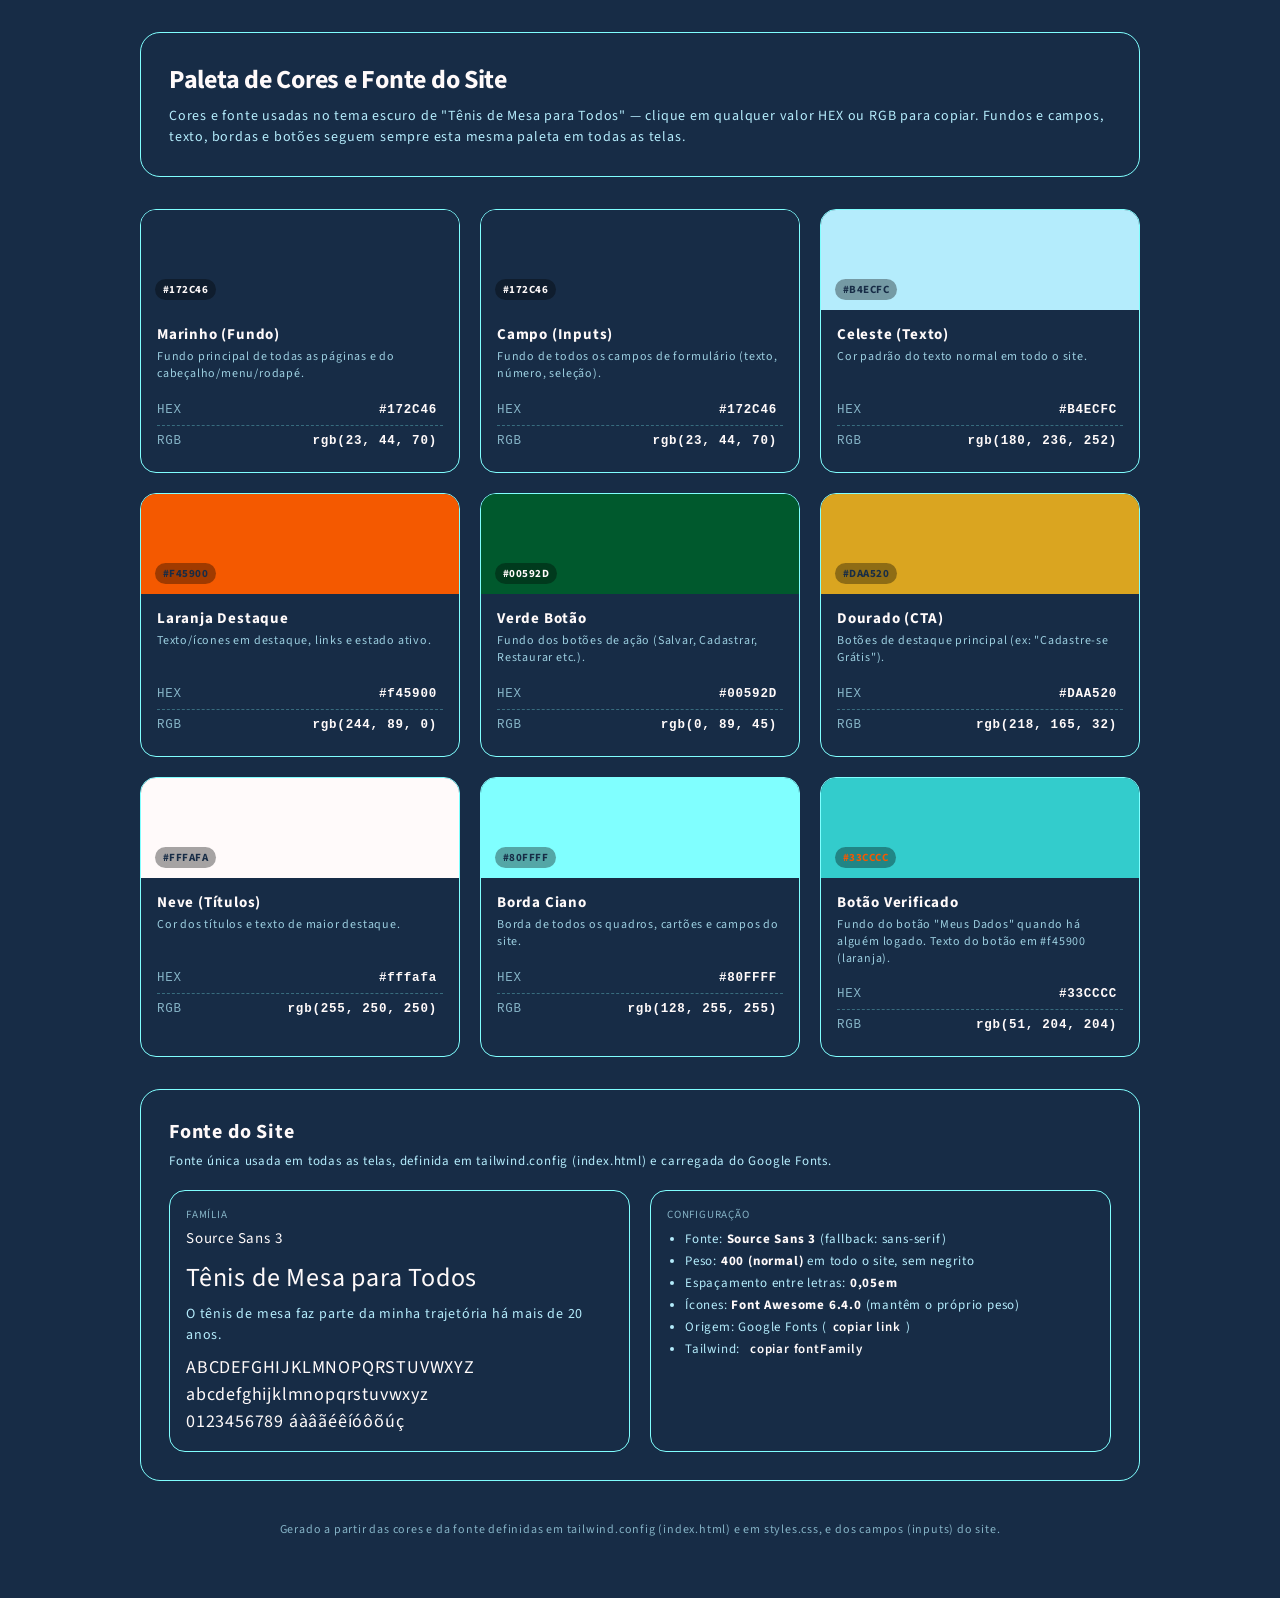
<file: paleta-cores.html>
<!DOCTYPE html>
<html lang="pt-BR">
<head>
<meta charset="UTF-8">
<meta name="viewport" content="width=device-width, initial-scale=1.0">
<title>Paleta de Cores e Fonte — Tênis de Mesa para Todos</title>
<link rel="preconnect" href="https://fonts.googleapis.com">
<link rel="preconnect" href="https://fonts.gstatic.com" crossorigin>
<link href="https://fonts.googleapis.com/css2?family=Source+Sans+3&display=swap" rel="stylesheet">
<style>
    :root {
        --marinho: #172C46;
        --campo: #172C46;
        --celeste: #B4ECFC;
        --laranja: #f45900;
        --verde: #00592D;
        --dourado: #DAA520;
        --neve: #fffafa;
        --ciano: #80FFFF;
    }
    * { box-sizing: border-box; }
    body {
        margin: 0;
        font-family: "Source Sans 3", sans-serif;
        font-weight: 400;
        letter-spacing: 0.05em;
        background: var(--marinho);
        color: var(--celeste);
        padding: 32px 20px 60px;
    }
    header {
        max-width: 1000px;
        margin: 0 auto 32px;
        border: 1px solid var(--ciano);
        border-radius: 20px;
        padding: 28px;
    }
    header h1 {
        margin: 0 0 8px;
        color: var(--neve);
        font-size: 26px;
        letter-spacing: -0.01em;
    }
    header p {
        margin: 0;
        font-size: 14px;
        line-height: 1.5;
    }
    main {
        max-width: 1000px;
        margin: 0 auto;
        display: grid;
        grid-template-columns: repeat(auto-fit, minmax(260px, 1fr));
        gap: 20px;
    }
    .swatch {
        border: 1px solid var(--ciano);
        border-radius: 16px;
        overflow: hidden;
        transition: border-color .15s, transform .15s;
    }
    .swatch:hover {
        border-color: var(--laranja);
        transform: translateY(-2px);
    }
    .swatch-preview {
        height: 100px;
        display: flex;
        align-items: flex-end;
        padding: 10px 14px;
    }
    .swatch-preview span {
        font-size: 11px;
        font-weight: 700;
        text-transform: uppercase;
        letter-spacing: .04em;
        padding: 3px 8px;
        border-radius: 999px;
        background: rgba(0,0,0,.35);
    }
    .swatch-body {
        padding: 14px 16px 16px;
    }
    .swatch-name {
        color: var(--neve);
        font-weight: 700;
        font-size: 15px;
        margin: 0 0 4px;
    }
    .swatch-usage {
        font-size: 12px;
        color: var(--celeste);
        opacity: .85;
        margin: 0 0 12px;
        line-height: 1.4;
        min-height: 34px;
    }
    .code-row {
        display: flex;
        align-items: center;
        justify-content: space-between;
        font-size: 12.5px;
        font-family: "SFMono-Regular", Consolas, "Liberation Mono", Menlo, monospace;
        padding: 6px 0;
        border-top: 1px dashed rgba(128,255,255,.3);
    }
    .code-row:first-of-type { border-top: none; }
    .code-label { color: var(--celeste); opacity: .7; }
    .code-value {
        color: var(--neve);
        font-weight: 600;
        cursor: pointer;
        padding: 2px 6px;
        border-radius: 6px;
        transition: background .15s;
    }
    .code-value:hover { background: rgba(128,255,255,.12); }
    .code-value.copied { color: var(--laranja); }
    .tipografia {
        max-width: 1000px;
        margin: 32px auto 0;
        border: 1px solid var(--ciano);
        border-radius: 20px;
        padding: 28px;
    }
    .tipografia h2 { margin: 0 0 6px; color: var(--neve); font-size: 20px; }
    .tipografia > p { margin: 0 0 18px; font-size: 13px; line-height: 1.5; }
    .fonte-grid {
        display: grid;
        grid-template-columns: repeat(auto-fit, minmax(260px, 1fr));
        gap: 20px;
    }
    .fonte-card { border: 1px solid var(--ciano); border-radius: 16px; padding: 16px; }
    .fonte-card .rotulo { font-size: 11px; text-transform: uppercase; opacity: .7; margin: 0 0 6px; }
    .fonte-card .nome { color: var(--neve); font-size: 15px; margin: 0 0 10px; }
    .amostra-titulo { color: var(--neve); font-size: 26px; margin: 0 0 8px; }
    .amostra-texto { font-size: 14px; line-height: 1.5; margin: 0 0 8px; }
    .amostra-alfabeto { font-size: 18px; line-height: 1.5; color: var(--neve); margin: 0; word-break: break-all; }
    .fonte-card ul { margin: 0; padding-left: 18px; font-size: 13px; line-height: 1.7; }
    footer {
        max-width: 1000px;
        margin: 40px auto 0;
        font-size: 12px;
        text-align: center;
        opacity: .7;
    }
</style>
</head>
<body>

<header>
    <h1>Paleta de Cores e Fonte do Site</h1>
    <p>Cores e fonte usadas no tema escuro de "Tênis de Mesa para Todos" — clique em qualquer valor HEX ou RGB para copiar. Fundos e campos, texto, bordas e botões seguem sempre esta mesma paleta em todas as telas.</p>
</header>

<main id="swatchGrid"></main>

<section class="tipografia">
    <h2>Fonte do Site</h2>
    <p>Fonte única usada em todas as telas, definida em tailwind.config (index.html) e carregada do Google Fonts.</p>
    <div class="fonte-grid">
        <div class="fonte-card">
            <p class="rotulo">Família</p>
            <p class="nome">Source Sans 3</p>
            <p class="amostra-titulo">Tênis de Mesa para Todos</p>
            <p class="amostra-texto">O tênis de mesa faz parte da minha trajetória há mais de 20 anos.</p>
            <p class="amostra-alfabeto">ABCDEFGHIJKLMNOPQRSTUVWXYZ<br>abcdefghijklmnopqrstuvwxyz<br>0123456789 áàâãéêíóôõúç</p>
        </div>
        <div class="fonte-card">
            <p class="rotulo">Configuração</p>
            <ul>
                <li>Fonte: <strong style="color:var(--neve)">Source Sans 3</strong> (fallback: sans-serif)</li>
                <li>Peso: <strong style="color:var(--neve)">400 (normal)</strong> em todo o site, sem negrito</li>
                <li>Espaçamento entre letras: <strong style="color:var(--neve)">0,05em</strong></li>
                <li>Ícones: <strong style="color:var(--neve)">Font Awesome 6.4.0</strong> (mantêm o próprio peso)</li>
                <li>Origem: Google Fonts (<span class="code-value" data-copy="https://fonts.googleapis.com/css2?family=Source+Sans+3&display=swap">copiar link</span>)</li>
                <li>Tailwind: <span class="code-value" data-copy="fontFamily: { sans: ['&quot;Source Sans 3&quot;', 'sans-serif'] }">copiar fontFamily</span></li>
            </ul>
        </div>
    </div>
</section>

<footer>Gerado a partir das cores e da fonte definidas em tailwind.config (index.html) e em styles.css, e dos campos (inputs) do site.</footer>

<script>
const cores = [
    { nome: "Marinho (Fundo)", hex: "#172C46", uso: "Fundo principal de todas as páginas e do cabeçalho/menu/rodapé.", textoClaro: true },
    { nome: "Campo (Inputs)", hex: "#172C46", uso: "Fundo de todos os campos de formulário (texto, número, seleção).", textoClaro: true },
    { nome: "Celeste (Texto)", hex: "#B4ECFC", uso: "Cor padrão do texto normal em todo o site.", textoClaro: false },
    { nome: "Laranja Destaque", hex: "#f45900", uso: "Texto/ícones em destaque, links e estado ativo.", textoClaro: false },
    { nome: "Verde Botão", hex: "#00592D", uso: "Fundo dos botões de ação (Salvar, Cadastrar, Restaurar etc.).", textoClaro: true },
    { nome: "Dourado (CTA)", hex: "#DAA520", uso: "Botões de destaque principal (ex: \"Cadastre-se Grátis\").", textoClaro: false },
    { nome: "Neve (Títulos)", hex: "#fffafa", uso: "Cor dos títulos e texto de maior destaque.", textoClaro: false },
    { nome: "Borda Ciano", hex: "#80FFFF", uso: "Borda de todos os quadros, cartões e campos do site.", textoClaro: false },
    { nome: "Botão Verificado", hex: "#33CCCC", uso: "Fundo do botão \"Meus Dados\" quando há alguém logado. Texto do botão em #f45900 (laranja).", textoClaro: false, textoCor: "#f45900" },
];

function hexParaRgb(hex) {
    const v = hex.replace("#", "");
    const r = parseInt(v.substring(0, 2), 16);
    const g = parseInt(v.substring(2, 4), 16);
    const b = parseInt(v.substring(4, 6), 16);
    return { r, g, b };
}

function copiarTexto(el, texto) {
    navigator.clipboard?.writeText(texto).catch(() => {});
    const original = el.textContent;
    el.textContent = "Copiado!";
    el.classList.add("copied");
    setTimeout(() => {
        el.textContent = original;
        el.classList.remove("copied");
    }, 900);
}

const grid = document.getElementById("swatchGrid");
grid.innerHTML = cores.map(c => {
    const { r, g, b } = hexParaRgb(c.hex);
    const rgbStr = `rgb(${r}, ${g}, ${b})`;
    const corTexto = c.textoCor || (c.textoClaro ? "#fffafa" : "#172C46");
    return `
        <div class="swatch">
            <div class="swatch-preview" style="background:${c.hex}">
                <span style="color:${corTexto}">${c.hex}</span>
            </div>
            <div class="swatch-body">
                <p class="swatch-name">${c.nome}</p>
                <p class="swatch-usage">${c.uso}</p>
                <div class="code-row">
                    <span class="code-label">HEX</span>
                    <span class="code-value" data-copy="${c.hex}">${c.hex}</span>
                </div>
                <div class="code-row">
                    <span class="code-label">RGB</span>
                    <span class="code-value" data-copy="${rgbStr}">${rgbStr}</span>
                </div>
            </div>
        </div>
    `;
}).join("");

document.addEventListener("click", (ev) => {
    const el = ev.target.closest(".code-value");
    if (!el) return;
    copiarTexto(el, el.dataset.copy);
});
</script>

</body>
</html>
</file>
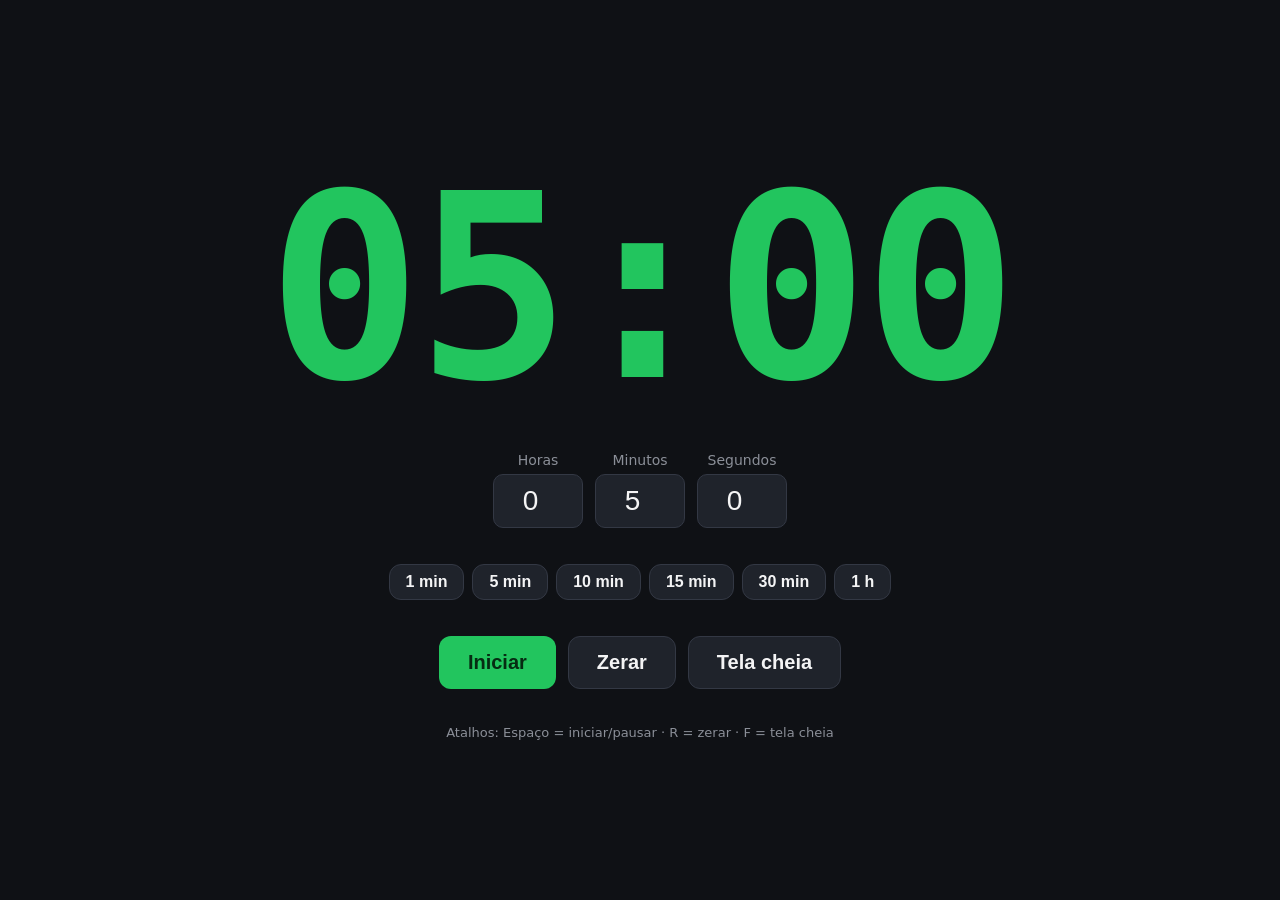
<file: timer.html>
<!DOCTYPE html>
<html lang="pt-BR">
<head>
<meta charset="UTF-8">
<meta name="viewport" content="width=device-width, initial-scale=1.0">
<title>Timer Regressivo</title>
<style>
  :root {
    --bg: #0f1115;
    --fg: #f4f4f5;
    --muted: #8b8f98;
    --accent: #22c55e;
    --warn: #f59e0b;
    --danger: #ef4444;
    --btn: #1f232b;
    --btn-hover: #2a2f3a;
  }
  * { box-sizing: border-box; margin: 0; padding: 0; }
  html, body { height: 100%; }
  body {
    background: var(--bg);
    color: var(--fg);
    font-family: system-ui, -apple-system, "Segoe UI", Roboto, sans-serif;
    display: flex;
    flex-direction: column;
    align-items: center;
    justify-content: center;
    gap: 4vh;
    padding: 16px;
    transition: background .3s;
  }
  body.done { animation: flash 1s steps(2) infinite; }
  @keyframes flash { 50% { background: #3b0d0d; } }

  #display {
    font-family: "SF Mono", "Consolas", "Roboto Mono", monospace;
    font-variant-numeric: tabular-nums;
    font-weight: 700;
    font-size: clamp(64px, 20vw, 360px);
    line-height: 1;
    letter-spacing: -0.02em;
    color: var(--accent);
    transition: color .3s;
    user-select: none;
  }
  #display.warn { color: var(--warn); }
  #display.danger { color: var(--danger); }

  .inputs { display: flex; gap: 12px; align-items: flex-end; flex-wrap: wrap; justify-content: center; }
  .inputs label { display: flex; flex-direction: column; font-size: 14px; color: var(--muted); gap: 6px; text-align: center; }
  .inputs input {
    width: 90px; padding: 10px; font-size: 28px; text-align: center;
    background: var(--btn); color: var(--fg); border: 1px solid #333844; border-radius: 10px;
  }
  .inputs input:focus { outline: 2px solid var(--accent); border-color: transparent; }

  .controls { display: flex; gap: 12px; flex-wrap: wrap; justify-content: center; }
  button {
    padding: 14px 28px; font-size: 20px; font-weight: 600; cursor: pointer;
    background: var(--btn); color: var(--fg); border: 1px solid #333844; border-radius: 12px;
    transition: background .15s;
  }
  button:hover { background: var(--btn-hover); }
  button.primary { background: var(--accent); color: #062b12; border-color: transparent; }
  button.primary:hover { filter: brightness(1.1); }

  .presets { display: flex; gap: 8px; flex-wrap: wrap; justify-content: center; }
  .presets button { padding: 8px 16px; font-size: 16px; }

  .hint { color: var(--muted); font-size: 13px; }
  body.running .setup { visibility: hidden; }
</style>
</head>
<body>
  <div id="display">05:00</div>

  <div class="setup inputs">
    <label>Horas<input id="h" type="number" min="0" max="99" value="0"></label>
    <label>Minutos<input id="m" type="number" min="0" max="59" value="5"></label>
    <label>Segundos<input id="s" type="number" min="0" max="59" value="0"></label>
  </div>

  <div class="setup presets">
    <button data-sec="60">1 min</button>
    <button data-sec="300">5 min</button>
    <button data-sec="600">10 min</button>
    <button data-sec="900">15 min</button>
    <button data-sec="1800">30 min</button>
    <button data-sec="3600">1 h</button>
  </div>

  <div class="controls">
    <button id="start" class="primary">Iniciar</button>
    <button id="reset">Zerar</button>
    <button id="fs">Tela cheia</button>
  </div>

  <p class="hint">Atalhos: Espaço = iniciar/pausar · R = zerar · F = tela cheia</p>

<script>
  const $ = id => document.getElementById(id);
  const display = $('display'), startBtn = $('start');
  let total = 300, remaining = 300, endAt = 0, tick = null;

  const pad = n => String(n).padStart(2, '0');
  function fmt(sec) {
    const h = Math.floor(sec / 3600), m = Math.floor(sec % 3600 / 60), s = sec % 60;
    return h ? `${h}:${pad(m)}:${pad(s)}` : `${pad(m)}:${pad(s)}`;
  }
  function render() {
    display.textContent = fmt(remaining);
    document.title = (tick ? '⏱ ' : '') + fmt(remaining);
    const ratio = total ? remaining / total : 0;
    display.classList.toggle('danger', remaining <= 10 && total > 0);
    display.classList.toggle('warn', remaining > 10 && ratio <= 0.25);
  }
  function readInputs() {
    const v = id => Math.max(0, parseInt($(id).value, 10) || 0);
    return v('h') * 3600 + v('m') * 60 + v('s');
  }
  function setInputs(sec) {
    $('h').value = Math.floor(sec / 3600);
    $('m').value = Math.floor(sec % 3600 / 60);
    $('s').value = sec % 60;
  }
  function beep() {
    try {
      const ctx = new (window.AudioContext || window.webkitAudioContext)();
      [0, 0.4, 0.8].forEach(t => {
        const o = ctx.createOscillator(), g = ctx.createGain();
        o.frequency.value = 880; o.connect(g); g.connect(ctx.destination);
        g.gain.setValueAtTime(0.3, ctx.currentTime + t);
        g.gain.exponentialRampToValueAtTime(0.001, ctx.currentTime + t + 0.3);
        o.start(ctx.currentTime + t); o.stop(ctx.currentTime + t + 0.3);
      });
    } catch (e) {}
  }
  function stop() {
    clearInterval(tick); tick = null;
    document.body.classList.remove('running');
    startBtn.textContent = remaining > 0 && remaining < total ? 'Continuar' : 'Iniciar';
  }
  function start() {
    if (remaining <= 0) { total = remaining = readInputs(); }
    if (remaining <= 0) return;
    document.body.classList.remove('done');
    document.body.classList.add('running');
    endAt = Date.now() + remaining * 1000;
    startBtn.textContent = 'Pausar';
    tick = setInterval(() => {
      remaining = Math.max(0, Math.ceil((endAt - Date.now()) / 1000));
      render();
      if (remaining === 0) { stop(); document.body.classList.add('done'); beep(); }
    }, 200);
    render();
  }
  function reset() {
    stop();
    document.body.classList.remove('done');
    total = remaining = readInputs();
    startBtn.textContent = 'Iniciar';
    render();
  }

  startBtn.onclick = () => tick ? stop() : start();
  $('reset').onclick = reset;
  $('fs').onclick = () => document.fullscreenElement
    ? document.exitFullscreen() : document.documentElement.requestFullscreen();
  ['h', 'm', 's'].forEach(id => $(id).addEventListener('input', () => { if (!tick) reset(); }));
  document.querySelectorAll('.presets button').forEach(b =>
    b.onclick = () => { setInputs(+b.dataset.sec); reset(); });
  document.addEventListener('keydown', e => {
    if (e.target.tagName === 'INPUT') return;
    if (e.code === 'Space') { e.preventDefault(); startBtn.click(); }
    else if (e.key.toLowerCase() === 'r') reset();
    else if (e.key.toLowerCase() === 'f') $('fs').click();
  });

  render();
</script>
</body>
</html>
</file>
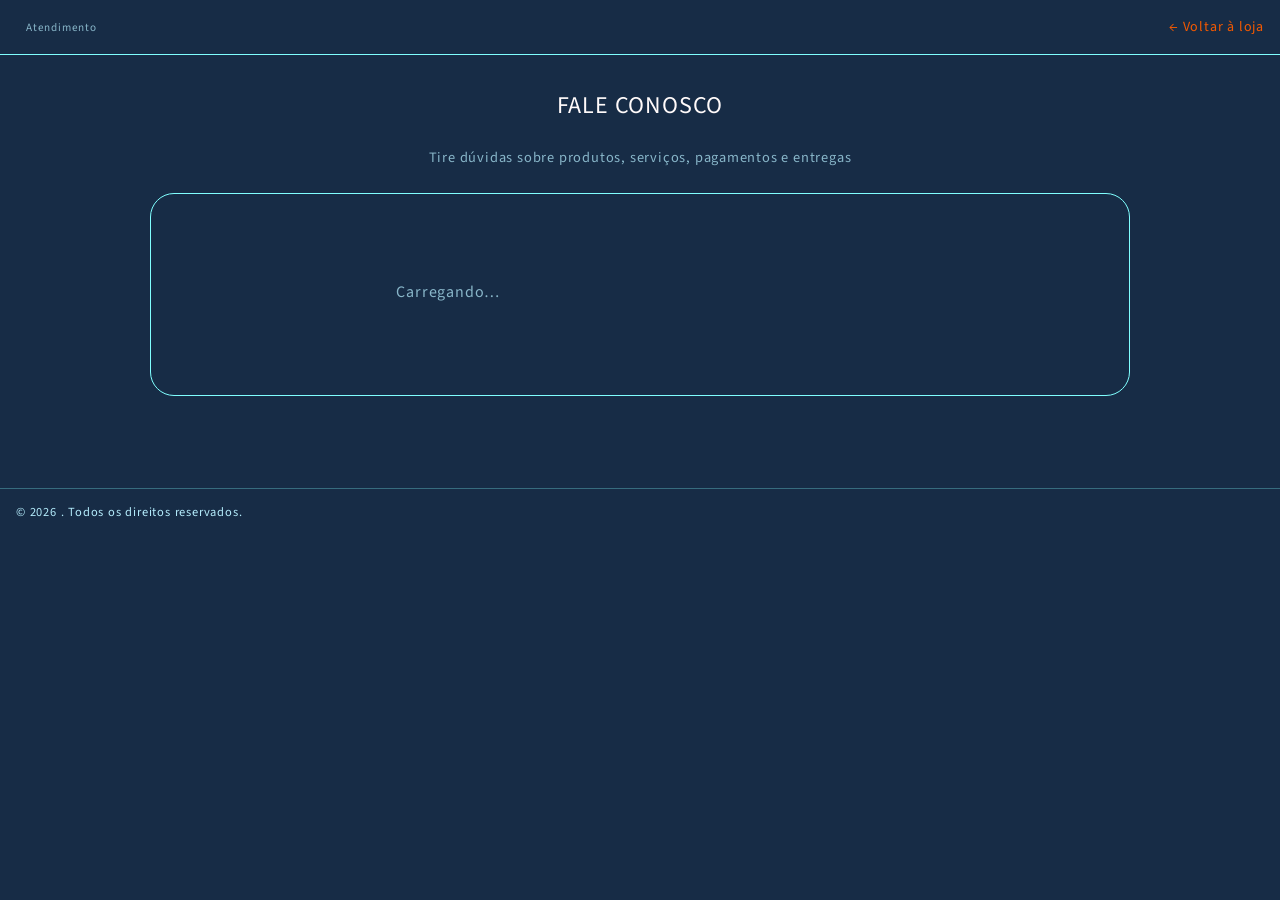
<file: loja/contato.html>
<!DOCTYPE html>
<html lang="pt-BR">
<head>
  <meta charset="UTF-8">
  <meta name="viewport" content="width=device-width, initial-scale=1">
  <title>Fale conosco</title>
  <meta name="description" content="Fale com a loja: dúvidas sobre produtos, serviços, pagamentos e entregas.">
  <meta name="theme-color" content="#172C46">
  <!-- Fonte do Tênis de Mesa para Todos: Source Sans 3 (Google Fonts) -->
  <link rel="preconnect" href="https://fonts.googleapis.com">
  <link rel="preconnect" href="https://fonts.gstatic.com" crossorigin>
  <link href="https://fonts.googleapis.com/css2?family=Source+Sans+3&display=swap" rel="stylesheet">
  <link rel="icon" href="img/icone.svg" type="image/svg+xml">
  <link rel="stylesheet" href="css/loja.css">
  <link rel="stylesheet" href="api/?r=tema.css">
</head>
<body class="pagina-contato">
  <header class="cabecalho">
    <div class="container cabecalho-in cabecalho-simples">
      <a href="./" class="logo" aria-label="Voltar à loja">
        <span class="logo-marca" data-marca></span>
        <span class="logo-texto"><strong id="logoNome"></strong><small>Atendimento</small></span>
      </a>
      <a class="link" href="./">← Voltar à loja</a>
    </div>
  </header>

  <main class="container contato-pagina">
    <div class="secao-cabeca secao-cabeca-centro">
      <h1>Fale conosco</h1>
      <p class="secao-sub">Tire dúvidas sobre produtos, serviços, pagamentos e entregas</p>
    </div>

    <section class="pagar-caixa contato-caixa">
      <div class="checkout-principal">
        <div id="alvoForm"><p class="carregando">Carregando…</p></div>
      </div>
      <aside class="resumo" id="canais" hidden>
        <h3 id="tituloCanais">Outros canais</h3>
        <div class="canais" id="listaCanais"></div>
        <div class="empresa-dados" id="empresaDados" hidden></div>
      </aside>
    </section>
  </main>

  <footer class="rodape rodape-simples">
    <div class="rodape-base">
      <div class="container rodape-base-in">
        <p class="rodape-legal" id="rodapeLegal" hidden></p>
        <p>© <span id="ano"></span> <span id="rodapeCopy"></span>. Todos os direitos reservados.</p>
        <p class="credito" id="rodapeCredito"></p>
      </div>
    </div>
  </footer>

  <script src="js/comum.js"></script>
  <script src="js/contato.js"></script>
</body>
</html>
</file>
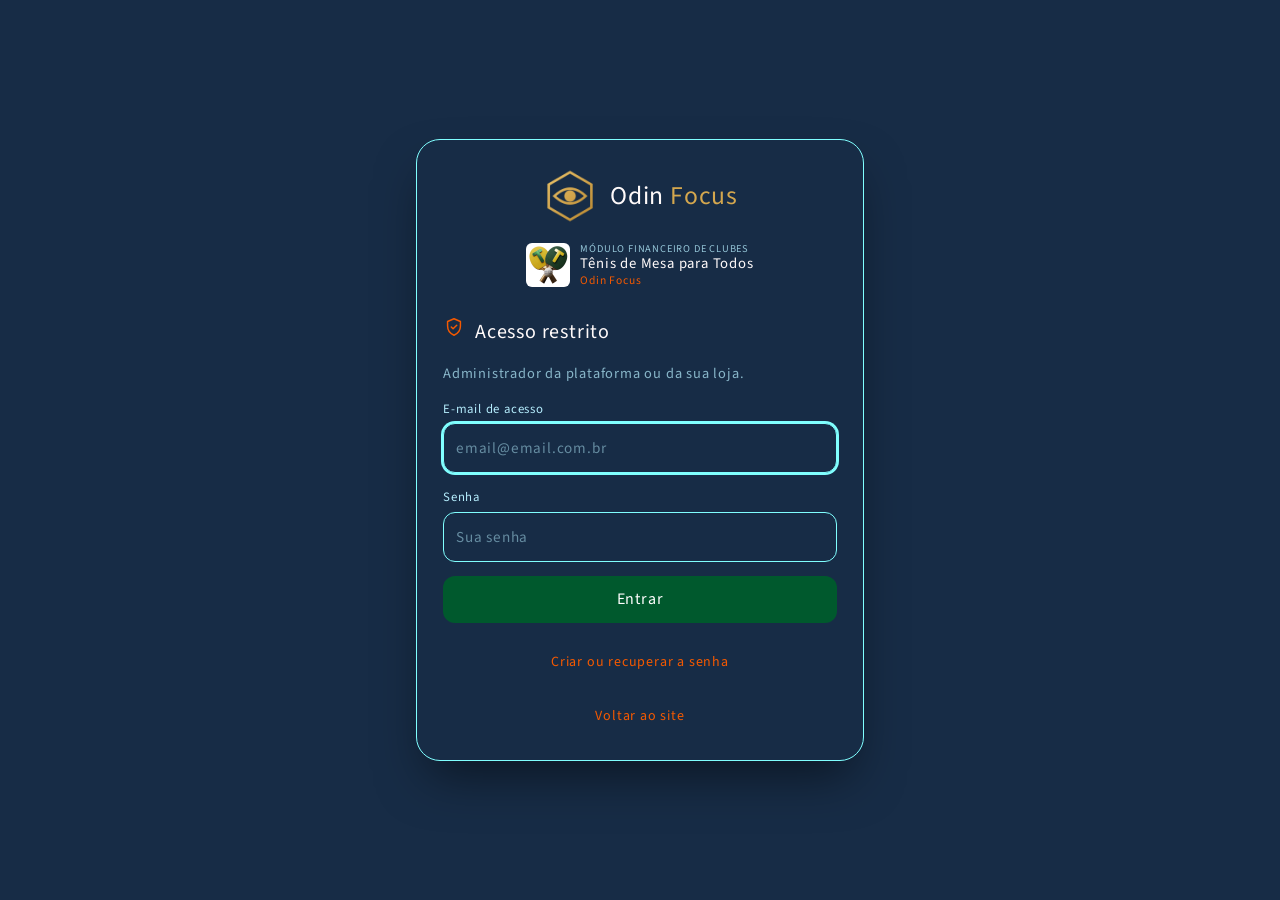
<file: loja/entrar.html>
<!DOCTYPE html>
<html lang="pt-BR">
<head>
  <meta charset="UTF-8">
  <meta name="viewport" content="width=device-width, initial-scale=1">
  <meta name="robots" content="noindex, nofollow">
  <title>Entrar · Módulo Financeiro de Clubes · Odin Focus</title>
  <meta name="theme-color" content="#172C46">
  <!-- Fonte do Tênis de Mesa para Todos: Source Sans 3 (Google Fonts) -->
  <link rel="preconnect" href="https://fonts.googleapis.com">
  <link rel="preconnect" href="https://fonts.gstatic.com" crossorigin>
  <link href="https://fonts.googleapis.com/css2?family=Source+Sans+3&display=swap" rel="stylesheet">
  <link rel="icon" href="/img/odin-focus-financeiro.png" type="image/png">
  <link rel="stylesheet" href="css/loja.css">
  <link rel="stylesheet" href="admin/admin.css">
</head>
<body class="painel">
  <!-- Login único da plataforma: o sistema descobre se é o administrador master ou o de qual loja. -->
  <main class="login">
    <div class="login-caixa">
      <span class="entrar-logo"><img src="/img/odin-focus-financeiro.png" alt="" width="56" height="56"><span>Odin <span class="ouro-odin">Focus</span></span></span>
      <div class="entrar-selo" data-selo-clubes></div>

      <form id="fEntrar" novalidate>
        <h1><span data-icone="escudo"></span>Acesso restrito</h1>
        <p class="muted">Administrador da plataforma ou da sua loja.</p>
        <div class="campos">
          <label class="c-12">E-mail de acesso <input name="email" type="email" autocomplete="username" required placeholder="email@email.com.br"></label>
          <label class="c-12">Senha <input name="senha" type="password" autocomplete="current-password" required placeholder="Sua senha"></label>
        </div>
        <p class="form-erro" data-erro hidden></p>
        <button class="btn btn-largo" type="submit">Entrar</button>
        <button type="button" class="link link-centro" data-ir="recuperar">Criar ou recuperar a senha</button>
      </form>

      <form id="fRecuperar" novalidate hidden>
        <h1><span data-icone="email"></span>Criar ou recuperar a senha</h1>
        <p class="muted">Enviaremos um código de 6 dígitos para o e-mail de verificação do administrador da plataforma.</p>
        <div class="campos">
          <label class="c-12">E-mail de login <input name="email" type="email" autocomplete="username" required></label>
        </div>
        <p class="form-erro" data-erro hidden></p>
        <button class="btn btn-largo" type="submit">Enviar código</button>
        <p class="fraco entrar-nota">Administrador de loja? Peça a redefinição da senha à Odin Focus.</p>
        <button type="button" class="link link-centro" data-ir="entrar">← Voltar</button>
      </form>

      <form id="fCodigo" novalidate hidden>
        <h1><span data-icone="escudo"></span>Nova senha</h1>
        <p class="muted" id="msgCodigo"></p>
        <div class="campos">
          <label class="c-12">Código recebido por e-mail <input name="codigo" inputmode="numeric" autocomplete="one-time-code" maxlength="6" required></label>
          <label class="c-12">Nova senha (mín. 8) <input name="senha" type="password" minlength="8" autocomplete="new-password" required></label>
          <label class="c-12">Repita a nova senha <input name="senha2" type="password" minlength="8" autocomplete="new-password" required></label>
        </div>
        <p class="form-erro" data-erro hidden></p>
        <button class="btn btn-largo" type="submit">Salvar senha e entrar</button>
        <button type="button" class="link link-centro" data-ir="recuperar">Não recebi o código</button>
      </form>

      <div id="vEscolher" hidden>
        <h1><span data-icone="carrinho"></span>Escolha a loja</h1>
        <p class="muted">Você administra mais de uma loja.</p>
        <div class="entrar-lojas" id="listaLojas"></div>
      </div>

      <a class="link link-centro" href="/">Voltar ao site</a>
    </div>
  </main>

  <script src="js/comum.js" data-api="api/"></script>
  <script src="js/entrar.js"></script>
</body>
</html>
</file>
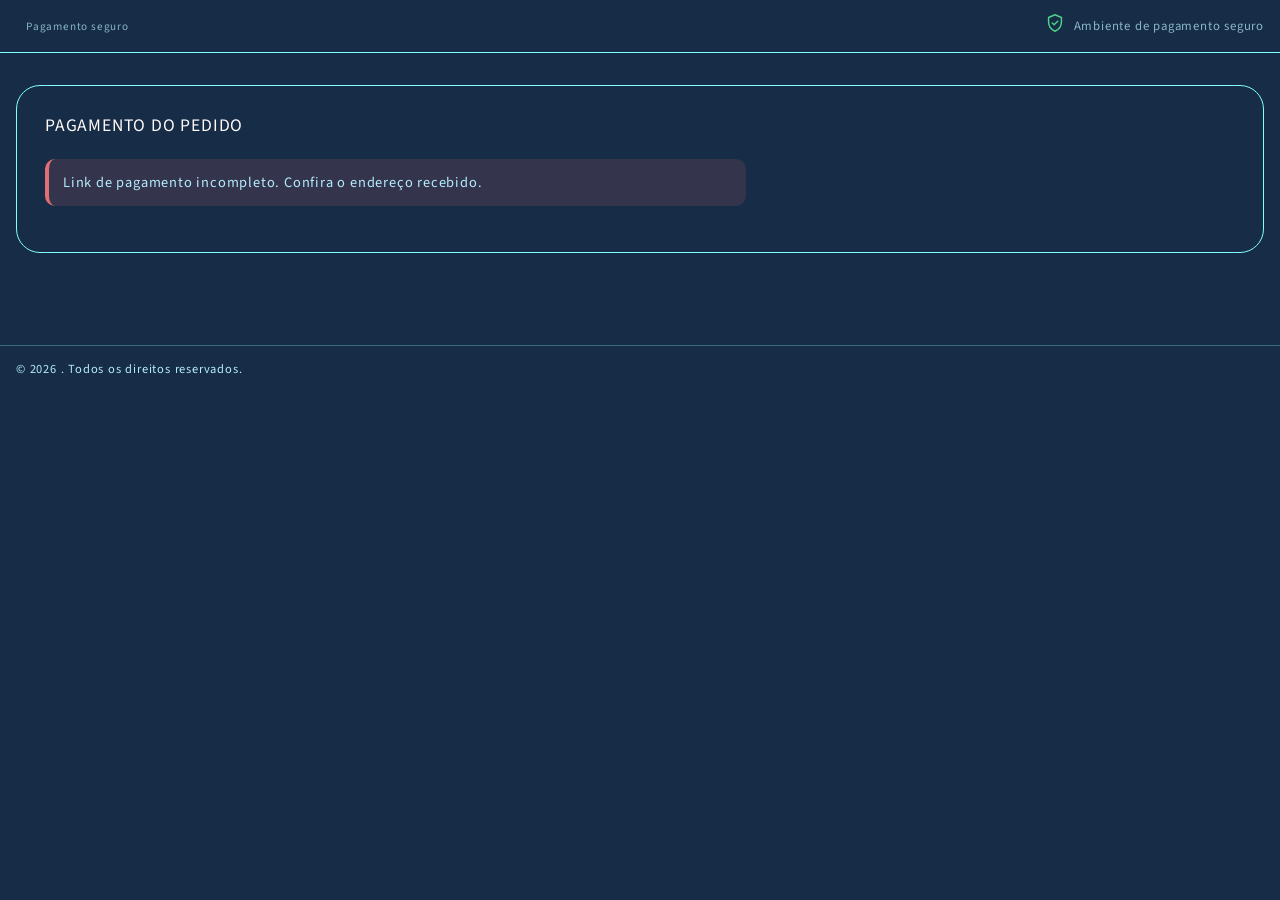
<file: loja/pagar.html>
<!DOCTYPE html>
<html lang="pt-BR">
<head>
  <meta charset="UTF-8">
  <meta name="viewport" content="width=device-width, initial-scale=1">
  <meta name="robots" content="noindex">
  <title>Pagamento do pedido</title>
  <meta name="theme-color" content="#172C46">
  <!-- Fonte do Tênis de Mesa para Todos: Source Sans 3 (Google Fonts) -->
  <link rel="preconnect" href="https://fonts.googleapis.com">
  <link rel="preconnect" href="https://fonts.gstatic.com" crossorigin>
  <link href="https://fonts.googleapis.com/css2?family=Source+Sans+3&display=swap" rel="stylesheet">
  <link rel="icon" href="img/icone.svg" type="image/svg+xml">
  <link rel="stylesheet" href="css/loja.css">
  <link rel="stylesheet" href="api/?r=tema.css">
</head>
<body class="pagina-pagar">
  <header class="cabecalho">
    <div class="container cabecalho-in cabecalho-simples">
      <a href="./" class="logo" aria-label="Voltar à loja">
        <span class="logo-marca" data-marca></span>
        <span class="logo-texto"><strong id="logoNome"></strong><small>Pagamento seguro</small></span>
      </a>
      <p class="selo-seguro"><span data-icone="escudo"></span>Ambiente de pagamento seguro</p>
    </div>
  </header>

  <main class="container pagar">
    <section class="pagar-caixa">
      <div class="checkout-principal">
        <h1 class="pagar-titulo" id="titulo">Pagamento do pedido</h1>
        <div id="alvo"><p class="carregando">Carregando seu pedido…</p></div>
      </div>
      <aside class="resumo" id="resumo" hidden></aside>
    </section>
  </main>

  <footer class="rodape rodape-simples">
    <div class="rodape-base">
      <div class="container rodape-base-in">
        <p class="rodape-legal" id="rodapeLegal" hidden></p>
        <p>© <span id="ano"></span> <span id="rodapeCopy"></span>. Todos os direitos reservados.</p>
        <p class="credito" id="rodapeCredito"></p>
      </div>
    </div>
  </footer>

  <script src="js/comum.js"></script>
  <script src="js/pagamento.js"></script>
  <script>
    /* Link de pagamento: pagar.html?p=NUMERO&t=TOKEN (enviado por e-mail, WhatsApp ou gerado no painel) */
    (async () => {
      document.querySelectorAll('[data-icone]').forEach((el) => { el.innerHTML = Loja.icone(el.dataset.icone); });
      document.getElementById('ano').textContent = new Date().getFullYear();
      // Identidade da loja (logotipo, cores, rodapé) mesmo se o link do pedido estiver errado.
      Loja.api('loja').then(({ loja }) => { Loja.aplicarMarca(loja); Loja.aplicarRodape(loja); }).catch(() => {});
      const alvo = document.getElementById('alvo');
      const q = new URLSearchParams(location.search);
      const id = Loja.digitos(q.get('p'));
      const token = (q.get('t') || '').replace(/[^a-f0-9]/g, '');
      if (!id || !token) {
        alvo.innerHTML = '<p class="pg-alerta">Link de pagamento incompleto. Confira o endereço recebido.</p>';
        return;
      }
      let loja;
      let pedido;
      try {
        [{ loja }, { pedido }] = await Promise.all([Loja.api('loja'), Loja.api(`pedidos/${id}/publico&t=${token}`)]);
      } catch (e) {
        alvo.innerHTML = `<p class="pg-alerta">${Loja.esc(e.message)}</p>`;
        return;
      }
      document.title = `Pedido #${pedido.id} · ${loja.nome}`;
      Loja.nomeLogo(document.getElementById('logoNome'), loja.nome);
      document.getElementById('titulo').textContent = `Pedido #${pedido.id}`;

      const resumo = (p) => {
        const r = document.getElementById('resumo');
        r.hidden = false;
        r.innerHTML = `
          <h3>Resumo</h3>
          <ul class="resumo-itens">${p.itens.map((i) => `<li><span>${i.quantidade}× ${Loja.esc(i.descricao)}</span><span>${Loja.brl(i.preco_unitario * i.quantidade)}</span></li>`).join('')}</ul>
          <dl class="valores">
            <div><dt>Subtotal</dt><dd>${Loja.brl(p.subtotal)}</dd></div>
            ${p.precisa_entrega ? `<div><dt>Frete</dt><dd>${p.frete ? Loja.brl(p.frete) : 'Grátis'}</dd></div>` : ''}
            <div class="valores-total"><dt>Total</dt><dd>${Loja.brl(p.total)}</dd></div>
            ${p.recebido > 0 && p.status !== 'pago' ? `<div><dt>Já pago</dt><dd>− ${Loja.brl(p.recebido)}</dd></div>
            <div class="valores-total"><dt>Falta pagar</dt><dd>${Loja.brl(p.a_pagar)}</dd></div>` : ''}
          </dl>
          <p class="muted">Cliente: ${Loja.esc(p.cliente.nome)}</p>
          <p class="resumo-seguro">${Loja.icone('escudo')} Pagamento seguro processado pelo Asaas</p>`;
      };
      resumo(pedido);
      LojaPagamento.montar(alvo, {
        loja,
        pedido,
        aoMudar: resumo,
        voltar: { texto: 'Ir para a loja', acao: () => { location.href = './'; } }
      });
    })();
  </script>
</body>
</html>
</file>
<file: loja/css/loja.css>
/*
 * Estilos da loja, no padrão visual do Tênis de Mesa para Todos (tenisdemesasp.com.br):
 * fundo azul-marinho, textos celeste, quadros só com borda ciano e cantos arredondados (sem sombra
 * nem preenchimento), botões verdes, ícones e destaques em laranja, fonte Source Sans 3 sem negrito
 * e com espaçamento entre letras de 0,05em.
 *
 * Cores básicas (Configurações › Cores): o api/?r=tema.css é carregado depois deste arquivo e troca as
 * cinco primeiras variáveis pelas da loja, além das derivadas (--titulo, --sobre-principal), que o
 * servidor calcula pela claridade do fundo e do botão. Os valores abaixo são os do Tênis de Mesa para Todos.
 *   --principal = botões · --fundo = fundo das telas · --secundaria = bordas · --texto = textos · --realce = ícones e destaques
 * Cores por área (Configurações › Cores por área): o tema.css define --a-{área}-fundo e --a-{área}-texto
 * só das áreas com cor própria (faixa, cabecalho, menu, botao, destaque, sobre, rodape); sem elas, vale a
 * cor básica escrita como reserva em var(--a-..., reserva).
 */
:root {
  --principal: #00592D;
  --fundo: #172C46;
  --secundaria: #80FFFF;
  --texto: #B4ECFC;
  --realce: #F45900;
  --titulo: #FFFAFA;
  --sobre-principal: #FFFFFF;

  --raio: 16px;
  --raio-grande: 24px;
  --raio-pequeno: 12px;
  --sombra-forte: 0 25px 50px -12px rgba(0, 0, 0, .5);
  --fonte: 'Source Sans 3', 'Segoe UI', Arial, sans-serif;
  --topo: 132px;
  color-scheme: dark;
}
/* Cores derivadas das básicas. Uma variável derivada é calculada onde é declarada, então ela é declarada também no
   corpo dos painéis (admin.css), que trocam as básicas pelas do Tênis de Mesa para Todos: sem isso, campos, linhas e
   textos secundários do painel sairiam nas cores da loja. */
:root, body.painel {
  --linha: color-mix(in srgb, var(--secundaria) 30%, transparent);
  --suave: color-mix(in srgb, var(--texto) 72%, var(--fundo));
  --tom: color-mix(in srgb, var(--texto) 8%, transparent);
  --campo: var(--fundo);
  --ok: color-mix(in srgb, #22C55E 70%, var(--texto));
  --erro: color-mix(in srgb, #EF4444 75%, var(--texto));
  --atencao: color-mix(in srgb, #DAA520 80%, var(--texto));
}

* { box-sizing: border-box; }
html { scroll-behavior: smooth; scroll-padding-top: var(--topo); }
body {
  margin: 0;
  background: var(--fundo);
  color: var(--texto);
  font: 16px/1.6 var(--fonte);
  letter-spacing: .05em;
  -webkit-font-smoothing: antialiased;
}
body.travado { overflow: hidden; }
img { max-width: 100%; display: block; }
a { color: inherit; }
button, input, select, textarea { font: inherit; color: inherit; letter-spacing: inherit; }
select option { background: var(--campo); color: var(--texto); }
h1, h2, h3, h4 { margin: 0; font-weight: 400; color: var(--titulo); }
strong, b, th { font-weight: 400; }
::file-selector-button { font-weight: 400; letter-spacing: .05em; }
p { margin: 0; }
[hidden] { display: none !important; }
.container { width: 100%; max-width: 1280px; margin: 0 auto; padding: 0 16px; }
.muted { color: var(--suave); font-size: .9rem; }
.ico { width: 22px; height: 22px; flex: none; }
.ico-grande { width: 48px; height: 48px; }
::placeholder { color: color-mix(in srgb, var(--texto) 50%, transparent); }

.pular { position: absolute; left: -999px; top: 8px; background: var(--principal); color: var(--sobre-principal); padding: 10px 16px; border-radius: var(--raio-pequeno); z-index: 200; }
.pular:focus { left: 8px; }
:focus-visible { outline: 2px solid var(--secundaria); outline-offset: 2px; }

/* ---------- Botões ---------- */
.btn {
  display: inline-flex; align-items: center; justify-content: center; gap: 8px;
  background: var(--a-botao-fundo, var(--principal)); color: var(--a-botao-texto, var(--sobre-principal));
  border: 1px solid transparent; border-radius: var(--raio-pequeno);
  padding: 12px 20px; font-size: 1rem; line-height: 1.3; text-decoration: none; cursor: pointer;
  transition: filter .2s ease, background .2s ease, color .2s ease;
}
.btn:hover { filter: brightness(1.15); }
.btn:disabled { opacity: .45; cursor: not-allowed; filter: none; }
.btn .ico { width: 18px; height: 18px; }
/* Botão de contorno (ação secundária): só a borda, no padrão dos quadros */
.btn-contorno, .btn-claro, .btn-linha { background: transparent; color: var(--texto); border-color: var(--secundaria); }
.btn-contorno:hover, .btn-claro:hover, .btn-linha:hover { background: var(--tom); filter: none; }
.btn-largo { width: 100%; }
.btn-pequeno { padding: 8px 14px; font-size: .875rem; border-radius: 10px; }
.btn-icone { background: none; border: 0; padding: 8px; cursor: pointer; color: inherit; display: inline-grid; place-items: center; border-radius: 10px; }
.btn-icone:hover { background: var(--tom); }
/* Links de ação: laranja, como no Tênis de Mesa para Todos */
.link { background: none; border: 0; padding: 4px 0; color: var(--realce); text-decoration: none; cursor: pointer; font-size: .875rem; }
.link:hover { text-decoration: underline; text-underline-offset: 3px; }
.link-centro { display: block; margin: 10px auto 0; }

/* ---------- Topo ---------- */
.faixa-topo { background: var(--a-faixa-fundo, var(--fundo)); color: var(--a-faixa-texto, var(--texto)); font-size: .78rem; border-bottom: 1px solid var(--linha); }
.faixa-topo-in { display: flex; justify-content: center; gap: 24px; padding-top: 6px; padding-bottom: 6px; text-align: center; flex-wrap: wrap; }
.faixa-extra::before { content: "·"; margin-right: 24px; opacity: .6; }

.cabecalho { position: sticky; top: 0; z-index: 50; background: var(--a-cabecalho-fundo, var(--fundo)); color: var(--a-cabecalho-texto, var(--texto)); }
.cabecalho-in { display: grid; grid-template-columns: auto 1fr auto; align-items: center; gap: 28px; padding-top: 12px; padding-bottom: 12px; }

.logo { display: inline-flex; align-items: center; gap: 10px; text-decoration: none; color: var(--titulo); }
.logo-marca svg { width: 38px; height: 38px; display: block; }
/* Logotipo enviado no painel: altura fixa, largura proporcional */
.logo-marca .marca-img { height: 42px; width: auto; max-width: 220px; object-fit: contain; display: block; }
/* Logo de fundo claro usado em área escura (sem versão para fundo escuro): vai sobre uma "etiqueta" branca */
.marca-img.marca-fundo { background: #FFFFFF; padding: 3px 6px; border-radius: 8px; }
/* Com logotipo e sem o nome ao lado (Configurações › Identidade visual) */
body.marca-sem-nome .logo-texto { display: none; }
.logo-texto { display: flex; flex-direction: column; line-height: 1.15; }
.logo-texto strong { font-size: 1.15rem; }
/* Segunda palavra do nome, na cor de realce */
.logo-texto .realce { color: var(--realce); }
.logo-texto small { font-size: .7rem; color: var(--suave); margin-top: 2px; }
.logo-claro { color: var(--titulo); }
.logo-claro .logo-texto small { color: var(--suave); }
/* Cabeçalho: logotipo, "Atendimento" e carrinho na cor de texto da área (o --a-cabecalho-suave vem do tema.css). */
.cabecalho .logo { color: var(--a-cabecalho-texto, var(--titulo)); }
.cabecalho .logo-texto small { color: var(--a-cabecalho-suave, var(--suave)); }
/* Rodapé: o logotipo segue o texto do rodapé. */
.rodape .logo-claro { color: var(--a-rodape-texto, var(--titulo)); }
.rodape .logo-claro .logo-texto small { color: inherit; opacity: .7; }

/* Busca: no fundo e na cor de texto do cabeçalho (segue as cores escolhidas para o cabeçalho) */
.busca { display: flex; max-width: 560px; width: 100%; justify-self: center; border: 1px solid var(--secundaria); background: transparent; border-radius: var(--raio-pequeno); overflow: hidden; }
.busca input { flex: 1; min-width: 0; border: 0; background: transparent; padding: 10px 14px; outline: none; color: inherit; }
.busca input::placeholder { color: color-mix(in srgb, currentColor 60%, transparent); }
.busca:focus-within { box-shadow: 0 0 0 2px var(--secundaria); }
.busca button { border: 0; background: var(--a-botao-fundo, var(--principal)); color: var(--a-botao-texto, var(--sobre-principal)); width: 50px; cursor: pointer; display: grid; place-items: center; }

.cabecalho-acoes { display: flex; align-items: center; gap: 22px; }
.acao { display: inline-flex; align-items: center; gap: 10px; background: none; border: 0; padding: 0; cursor: pointer; text-decoration: none; color: inherit; text-align: left; }
.acao:hover { color: var(--a-cabecalho-texto, var(--titulo)); }
.acao .ico { width: 24px; height: 24px; color: var(--realce); }
.acao-texto { display: flex; flex-direction: column; line-height: 1.2; font-size: .9rem; }
.acao-texto small { font-size: .7rem; color: var(--a-cabecalho-suave, var(--suave)); }
.acao-icone { position: relative; display: inline-grid; }
.contador {
  position: absolute; top: -7px; right: -9px; min-width: 19px; height: 19px; padding: 0 5px;
  background: var(--realce); color: #FFFFFF; border: 2px solid var(--a-cabecalho-fundo, var(--fundo));
  border-radius: 10px; font-size: .68rem; display: grid; place-items: center; line-height: 1; letter-spacing: 0;
}
.contador.zerado { background: var(--tom); color: var(--suave); }

/* Menu da loja: botões de texto, com a aba ativa em laranja e sublinhada (nav do Tênis de Mesa para Todos) */
.menu { background: var(--a-menu-fundo, var(--fundo)); border-top: 1px solid var(--secundaria); border-bottom: 1px solid var(--linha); }
.menu-in { display: flex; justify-content: center; gap: 4px; overflow-x: auto; scrollbar-width: none; padding-top: 6px; padding-bottom: 8px; }
.menu-in::-webkit-scrollbar { display: none; }
.menu a {
  flex: none; position: relative; padding: 6px 12px; border-radius: 10px; text-decoration: none;
  color: var(--a-menu-texto, var(--texto)); font-size: .875rem; transition: background .2s ease;
}
.menu a:hover { background: var(--tom); }

/* ---------- Destaque (hero): quadro com borda, centralizado ---------- */
/* O quadro é o próprio .container: o recuo lateral vem da seção, e a largura máxima desconta esse recuo. */
.hero { padding: 32px 16px 0; }
.hero-in {
  display: grid; justify-items: center; text-align: center; gap: 4px;
  border: 1px solid var(--secundaria); border-radius: var(--raio-grande); padding: 36px 28px; max-width: 1248px;
  background: var(--a-destaque-fundo, transparent); color: var(--a-destaque-texto, var(--texto));
}
.hero-texto { display: grid; justify-items: center; }
.sobretitulo { display: inline-flex; align-items: center; gap: 8px; font-size: .8rem; text-transform: uppercase; color: var(--realce); }
.hero h1 { font-size: clamp(1.6rem, 3vw, 2.3rem); line-height: 1.2; color: var(--a-destaque-texto, var(--titulo)); margin: 8px 0 10px; max-width: 30ch; text-wrap: balance; }
.hero-sub { font-size: 1.05rem; line-height: 1.6; max-width: 60ch; }
.hero-acoes { display: flex; gap: 12px; flex-wrap: wrap; justify-content: center; margin-top: 24px; }
.hero .btn-contorno { color: inherit; }
/* Botão cheio do destaque: invertido quando a cor dos botões some no fundo do destaque (o tema.css avisa) */
.hero .btn-creme { background: var(--a-destaque-botao-fundo, var(--a-botao-fundo, var(--principal))); color: var(--a-destaque-botao-texto, var(--a-botao-texto, var(--sobre-principal))); }
/* A arte (anéis e logotipo grande) não faz parte do padrão limpo do Tênis de Mesa para Todos */
.hero-arte { display: none; }

/* ---------- Benefícios: quadros pequenos com ícone laranja ---------- */
.beneficios { padding-top: 20px; }
.beneficios-in { display: grid; grid-template-columns: repeat(4, 1fr); gap: 16px; }
.beneficio { display: flex; align-items: center; gap: 12px; padding: 16px; border: 1px solid var(--secundaria); border-radius: var(--raio-pequeno); }
.beneficio .ico { width: 30px; height: 30px; color: var(--realce); }
.beneficio p { font-size: .8rem; color: var(--suave); line-height: 1.4; }
.beneficio strong { display: block; color: var(--titulo); font-size: .95rem; }

/* ---------- Seções ---------- */
.secao { padding: 48px 0; }
.secao-bege { background: transparent; }
.secao-cabeca { display: flex; align-items: flex-end; justify-content: space-between; gap: 16px 20px; flex-wrap: wrap; margin-bottom: 24px; }
.secao-cabeca-centro { flex-direction: column; align-items: center; text-align: center; }
.secao h2 { font-size: 1.15rem; text-transform: uppercase; }
.secao-sub { color: var(--suave); font-size: .9rem; margin-top: 4px; }
.ordem { display: inline-flex; align-items: center; gap: 10px; font-size: .8rem; color: var(--suave); }
.ordem select { border: 1px solid var(--secundaria); background: var(--campo); padding: 8px 12px; border-radius: 10px; color: var(--texto); }

/* "Sobre nós": quadro com borda, como o destaque */
.secao-azul { padding-left: 16px; padding-right: 16px; }
.secao-azul .sobre-in {
  border: 1px solid var(--secundaria); border-radius: var(--raio-grande); padding: 32px; max-width: 1248px;
  background: var(--a-sobre-fundo, transparent); color: var(--a-sobre-texto, var(--texto));
}
.secao-azul h2 { color: var(--a-sobre-texto, var(--titulo)); }

/* Categorias */
.categorias { display: grid; grid-template-columns: repeat(auto-fill, minmax(170px, 1fr)); gap: 16px; }
.categoria { border: 1px solid var(--secundaria); border-radius: var(--raio); text-decoration: none; overflow: hidden; display: flex; flex-direction: column; transition: background .2s ease; }
.categoria:hover { background: var(--tom); }
.categoria-foto { aspect-ratio: 4 / 3; background: var(--tom); display: grid; place-items: center; overflow: hidden; }
.categoria-foto img { width: 100%; height: 100%; object-fit: contain; padding: 12px; }
.categoria-nome { padding: 12px 14px 2px; color: var(--titulo); font-size: .9rem; }
.categoria-qtd { padding: 0 14px 12px; font-size: .78rem; color: var(--suave); }

/* Filtros */
.chips { display: flex; gap: 8px; flex-wrap: wrap; align-items: center; margin-bottom: 22px; }
.chip { border: 1px solid var(--secundaria); background: transparent; color: var(--texto); padding: 6px 14px; border-radius: 999px; cursor: pointer; font-size: .8rem; }
.chip:hover { background: var(--tom); }
.chip.ativo { background: var(--realce); border-color: var(--realce); color: #FFFFFF; }
.chips-sep { width: 1px; height: 22px; background: var(--linha); margin: 0 4px; }

/* Cards de produto */
.grade { display: grid; grid-template-columns: repeat(auto-fill, minmax(230px, 1fr)); gap: 20px; }
.card { border: 1px solid var(--secundaria); border-radius: var(--raio); overflow: hidden; display: flex; flex-direction: column; transition: background .2s ease; }
.card:hover { background: var(--tom); }
.card-foto { position: relative; aspect-ratio: 1; border: 0; padding: 0; background: var(--tom); cursor: pointer; display: grid; place-items: center; border-bottom: 1px solid var(--linha); }
.card-foto img { width: 100%; height: 100%; object-fit: contain; padding: 14px; }
.card-corpo { padding: 16px; display: flex; flex-direction: column; gap: 4px; flex: 1; }
.card-cat { font-size: .72rem; text-transform: uppercase; color: var(--suave); }
.card-titulo { font-size: 1rem; line-height: 1.4; color: var(--titulo); display: -webkit-box; -webkit-line-clamp: 2; -webkit-box-orient: vertical; overflow: hidden; min-height: 2.8em; }
.card-titulo a { text-decoration: none; }
.card-titulo a:hover { text-decoration: underline; text-underline-offset: 3px; }
.card-preco { font-size: 1.3rem; color: var(--titulo); margin-top: 6px; font-variant-numeric: tabular-nums; }
.card-preco small, .item-preco small { font-size: .8rem; color: var(--suave); margin-left: 2px; }
.card-parcela { font-size: .78rem; color: var(--suave); }
.btn-card { margin-top: auto; width: 100%; }
.card-corpo .btn-card { margin-top: 14px; }
.selo { position: absolute; top: 12px; left: 12px; background: var(--realce); color: #FFFFFF; font-size: .7rem; text-transform: uppercase; padding: 3px 10px; border-radius: 999px; }
.selo-esgotado { background: var(--fundo); color: var(--suave); border: 1px solid var(--linha); }

.sem-foto { width: 100%; height: 100%; display: grid; place-items: center; background: var(--tom); color: color-mix(in srgb, var(--secundaria) 45%, transparent); }
.sem-foto svg { width: 38%; height: 38%; max-width: 110px; }

.esqueleto { aspect-ratio: 3 / 4.4; border-radius: var(--raio); background: linear-gradient(100deg, var(--tom) 30%, color-mix(in srgb, var(--texto) 14%, transparent) 50%, var(--tom) 70%) 0 0 / 300% 100%; animation: brilho 1.4s infinite linear; }
@keyframes brilho { to { background-position: -150% 0; } }
.vazio { grid-column: 1 / -1; text-align: center; color: var(--suave); padding: 48px 16px; }

/* Cards de serviço */
.grade-servicos { display: grid; grid-template-columns: repeat(auto-fill, minmax(420px, 1fr)); gap: 20px; }
.card-servico { border: 1px solid var(--secundaria); border-radius: var(--raio); display: grid; grid-template-columns: 124px 1fr; gap: 20px; padding: 20px; transition: background .2s ease; }
.card-servico:hover { background: var(--tom); }
.servico-foto { width: 124px; height: 124px; border: 0; padding: 0; border-radius: var(--raio-pequeno); overflow: hidden; background: var(--tom); cursor: pointer; }
.servico-foto img { width: 100%; height: 100%; object-fit: cover; }
.servico-corpo { display: flex; flex-direction: column; gap: 4px; min-width: 0; }
.servico-corpo .card-titulo { min-height: 0; }
.servico-detalhes { font-size: .88rem; color: var(--suave); display: -webkit-box; -webkit-line-clamp: 2; -webkit-box-orient: vertical; overflow: hidden; }
.servico-rodape { display: flex; align-items: flex-end; justify-content: space-between; gap: 12px; margin-top: auto; padding-top: 12px; flex-wrap: wrap; }
.servico-rodape .card-preco { margin-top: 4px; }
.selo-renovacao { display: inline-block; font-size: .7rem; text-transform: uppercase; padding: 3px 10px; border-radius: 999px; color: var(--suave); border: 1px solid var(--linha); }
.selo-renovacao.recorrente { color: var(--realce); border-color: var(--realce); }

/* Como funciona */
.passos { list-style: none; margin: 0; padding: 0; display: grid; grid-template-columns: repeat(4, 1fr); gap: 16px; }
.passos li { text-align: center; padding: 24px 18px; border: 1px solid var(--secundaria); border-radius: var(--raio); }
.passo-num { display: inline-grid; place-items: center; width: 44px; height: 44px; border-radius: 50%; border: 1px solid var(--realce); color: var(--realce); font-size: 1.1rem; margin-bottom: 12px; }
.passos h3 { text-transform: uppercase; font-size: .95rem; margin-bottom: 8px; }
.passos p { color: var(--suave); font-size: .9rem; }

/* Sobre */
.sobre-in { display: grid; grid-template-columns: 1fr 2fr; gap: 40px; align-items: start; }
.sobre-in .sobretitulo { color: var(--realce); }
.sobre-in h2 { margin-top: 10px; }
.sobre-texto { font-size: 1.1rem; line-height: 1.8; white-space: pre-line; }

/* ---------- Fale conosco (contato.html) ---------- */
.contato-pagina { padding-top: 32px; padding-bottom: 60px; }
.contato-pagina h1 { font-size: 1.5rem; text-transform: uppercase; }
.contato-caixa { max-width: 980px; margin: 0 auto; }
.campos textarea { width: 100%; padding: 12px; border: 1px solid var(--secundaria); border-radius: var(--raio-pequeno); background: var(--campo); color: var(--texto); font-size: 1rem; resize: vertical; min-height: 140px; }
.campos textarea:focus { outline: none; box-shadow: 0 0 0 2px var(--secundaria); }
.campos .form-erro { margin: 0; }
.isca { position: absolute; left: -9999px; width: 1px; height: 1px; overflow: hidden; }
.canais { display: grid; gap: 10px; }
.canal { display: flex; align-items: center; gap: 12px; padding: 14px; border: 1px solid var(--secundaria); border-radius: var(--raio-pequeno); text-decoration: none; color: var(--texto); transition: background .2s ease; }
.canal:hover { background: var(--tom); }
.canal .ico { width: 26px; height: 26px; flex: none; color: var(--realce); }
.canal span { display: flex; flex-direction: column; font-size: .9rem; color: var(--suave); word-break: break-word; }
.canal strong { color: var(--titulo); text-transform: uppercase; font-size: .8rem; }
.contato-sem-form { color: var(--suave); padding: 24px 0; }
.empresa-dados { margin-top: 22px; }
.empresa-dados p { font-size: .88rem; line-height: 1.7; color: var(--suave); }
.empresa-dados strong { color: var(--titulo); }
.rodape-simples .rodape-base { border-top: 0; }

/* ---------- Rodapé: colunas com títulos em maiúsculas, links celeste e contato em laranja ---------- */
.rodape { background: var(--a-rodape-fundo, var(--fundo)); color: var(--a-rodape-texto, var(--texto)); border-top: 1px solid var(--linha); margin-top: 32px; }
.rodape-in { display: grid; grid-template-columns: 1.6fr 1fr 1.2fr 1.2fr; gap: 36px; padding-top: 44px; padding-bottom: 36px; }
.rodape h3 { font-size: .8rem; text-transform: uppercase; margin-bottom: 14px; color: var(--a-rodape-texto, var(--titulo)); }
.rodape ul { list-style: none; margin: 0; padding: 0; display: grid; gap: 8px; font-size: .875rem; }
.rodape a { text-decoration: none; }
.rodape a:hover { color: var(--realce); }
#rodapeContatos a { color: var(--realce); }
.rodape-marca p { margin-top: 14px; font-size: .875rem; line-height: 1.6; max-width: 38ch; }
.selos { grid-template-columns: repeat(2, auto); justify-content: start; }
.selos li { display: inline-flex; align-items: center; gap: 8px; border: 1px solid var(--linha); border-radius: 10px; padding: 6px 10px; font-size: .8rem; }
.selos .ico { width: 18px; height: 18px; color: var(--realce); }
/* Textos secundários do rodapé: a cor do texto do rodapé, mais apagada (assim seguem as cores escolhidas para o rodapé) */
.rodape-seguro { display: flex; gap: 8px; align-items: center; margin-top: 14px; font-size: .8rem; opacity: .8; }
.rodape-seguro .ico { width: 18px; height: 18px; color: var(--realce); }
.rodape-base { border-top: 1px solid var(--linha); font-size: .78rem; }
.rodape-base p { padding: 16px 0; }
/* Linha legal (razão social, CPF/CNPJ e endereço) e crédito do sistema */
.rodape-base-in { display: flex; flex-wrap: wrap; align-items: center; justify-content: space-between; gap: 4px 24px; padding-top: 14px; padding-bottom: 14px; padding-right: 84px; }
.rodape-base-in p { padding: 0; }
.rodape-legal { flex: 1 1 100%; opacity: .75; }
/* Crédito discreto do sistema: símbolo do Odin Focus e "Odin Focus Financeiro", na cor do texto do rodapé */
.credito-odin { display: inline-flex; align-items: center; gap: 6px; color: inherit; text-decoration: none; font-size: .75rem; opacity: .7; transition: opacity .2s ease; }
.credito-odin:hover { opacity: 1; }
.credito-odin svg { width: 18px; height: 18px; flex: none; }

/* ---------- Selo do Tênis de Mesa para Todos (Módulo Financeiro de Clubes · Odin Focus), nas telas do painel ---------- */
/* Herda a cor do texto de onde está; o símbolo vai sobre um fundo branco, como no cabeçalho do Tênis de Mesa para Todos. */
.selo-clubes { display: inline-flex; align-items: center; gap: 10px; color: inherit; text-decoration: none; line-height: 1.25; }
.selo-clubes img { width: 40px; height: 40px; object-fit: contain; flex: none; background: #FFFFFF; border-radius: 6px; padding: 2px; }
.selo-clubes-texto { display: flex; flex-direction: column; text-align: left; }
.selo-clubes-texto small { font-size: .65rem; text-transform: uppercase; opacity: .8; }
.selo-clubes-texto strong { font-size: .92rem; color: var(--titulo); }
.selo-clubes-texto span { font-size: .72rem; color: var(--realce); }
.selo-clubes:hover strong { text-decoration: underline; text-underline-offset: 3px; }
/* Numa linha só, no tamanho do texto em volta: "Módulo Financeiro de Clubes · Tênis de Mesa para Todos · Odin Focus" */
.selo-clubes-linha { gap: 8px; }
.selo-clubes-linha img { width: 24px; height: 24px; }
.selo-clubes-linha .selo-clubes-texto { flex-direction: row; flex-wrap: wrap; align-items: baseline; column-gap: 6px; }
.selo-clubes-linha .selo-clubes-texto > * { font-size: inherit; text-transform: inherit; }
.selo-clubes-linha .selo-clubes-texto > * + *::before { content: "·"; margin-right: 6px; opacity: .6; color: var(--texto); }
/* Celular: o selo em duas linhas (sem os pontos separadores) */
@media (max-width: 760px) {
  .selo-clubes-linha .selo-clubes-texto { flex-direction: column; align-items: flex-start; }
  .selo-clubes-linha .selo-clubes-texto > * + *::before { content: none; }
}

.zap-flutuante {
  position: fixed; right: 20px; bottom: 20px; z-index: 40; width: 54px; height: 54px; border-radius: 50%;
  background: var(--a-botao-fundo, var(--principal)); color: var(--a-botao-texto, var(--sobre-principal)); display: grid; place-items: center;
  border: 1px solid var(--secundaria); box-shadow: var(--sombra-forte); transition: transform .3s ease;
}
.zap-flutuante:hover { transform: scale(1.06); }
.zap-flutuante .ico { width: 26px; height: 26px; }

/* ---------- Carrinho (gaveta) ---------- */
.gaveta-fundo { position: fixed; inset: 0; background: rgba(0, 0, 0, .6); backdrop-filter: blur(4px); z-index: 90; }
.gaveta {
  position: fixed; top: 0; right: 0; z-index: 100; width: min(430px, 100%); height: 100vh; height: 100dvh;
  background: var(--fundo); border-left: 1px solid var(--secundaria); display: flex; flex-direction: column; box-shadow: var(--sombra-forte);
  transform: translateX(105%); transition: transform .3s ease; visibility: hidden; outline: none;
}
.gaveta.aberta { transform: none; visibility: visible; }
.gaveta-topo { display: flex; justify-content: space-between; align-items: center; padding: 16px 20px; border-bottom: 1px solid var(--linha); }
.gaveta-topo h2 { font-size: 1rem; text-transform: uppercase; }
.gaveta-itens { flex: 1; overflow-y: auto; padding: 8px 20px; }
.gaveta-rodape { border-top: 1px solid var(--linha); padding: 18px 20px 20px; }
.gaveta-rodape:empty { display: none; }
.carrinho-vazio { text-align: center; padding: 60px 10px; color: var(--suave); display: grid; justify-items: center; gap: 16px; }
.carrinho-vazio .ico { color: var(--realce); }

.linha-carrinho { display: grid; grid-template-columns: 68px 1fr auto; gap: 14px; padding: 16px 0; border-bottom: 1px solid var(--linha); align-items: start; }
.linha-foto { width: 68px; height: 68px; border-radius: 10px; overflow: hidden; background: var(--tom); display: grid; place-items: center; }
.linha-foto img { width: 100%; height: 100%; object-fit: contain; padding: 4px; }
.linha-titulo { font-size: .92rem; line-height: 1.35; color: var(--titulo); }
.linha-preco { font-size: .8rem; color: var(--suave); margin-top: 2px; }
.linha-preco small { font-size: .75rem; }
.linha-acoes { display: flex; align-items: center; gap: 14px; margin-top: 8px; }
.linha-unica { font-size: .78rem; color: var(--suave); }
.linha-total { font-size: .92rem; color: var(--titulo); font-variant-numeric: tabular-nums; white-space: nowrap; }

.qtd { display: inline-flex; align-items: center; border: 1px solid var(--secundaria); background: var(--campo); border-radius: 10px; }
.qtd button { background: none; border: 0; width: 40px; height: 42px; cursor: pointer; display: grid; place-items: center; color: var(--texto); }
.qtd button:disabled { opacity: .3; cursor: not-allowed; }
.qtd button .ico { width: 16px; height: 16px; }
.qtd input { width: 46px; border: 0; text-align: center; -moz-appearance: textfield; appearance: textfield; background: transparent; color: var(--texto); }
.qtd input::-webkit-inner-spin-button { -webkit-appearance: none; }
.qtd-mini button { width: 30px; height: 30px; }
.qtd-mini span { min-width: 26px; text-align: center; font-size: .88rem; font-variant-numeric: tabular-nums; }

.frete-meta { background: var(--tom); border-radius: 10px; padding: 10px 12px; margin-bottom: 14px; font-size: .82rem; }
.frete-meta.ok { color: var(--ok); }
.barra { display: block; height: 5px; background: var(--tom); border-radius: 3px; margin-top: 8px; overflow: hidden; }
.barra span { display: block; height: 100%; background: var(--realce); }

.valores { margin: 0 0 16px; display: grid; gap: 6px; font-size: .92rem; }
.valores div { display: flex; justify-content: space-between; gap: 12px; }
.valores dt { color: var(--suave); }
.valores dd { margin: 0; font-variant-numeric: tabular-nums; }
.valores-total { border-top: 1px solid var(--linha); padding-top: 10px; margin-top: 4px; }
.valores-total dt, .valores-total dd { color: var(--titulo); font-size: 1.1rem; }

/* ---------- Diálogos: fundo da página, borda ciano e cantos bem arredondados ---------- */
.dlg { border: 1px solid var(--secundaria); padding: 0; border-radius: var(--raio-grande); width: calc(100% - 32px); max-width: 960px; max-height: calc(100dvh - 32px); background: var(--fundo); color: var(--texto); box-shadow: var(--sombra-forte); }
.dlg::backdrop { background: rgba(0, 0, 0, .6); backdrop-filter: blur(4px); }
.dlg-fechar { position: absolute; top: 10px; right: 10px; z-index: 2; background: var(--fundo); }

.item { display: grid; grid-template-columns: 1fr 1fr; }
.item-galeria { padding: 28px; border-right: 1px solid var(--linha); }
.item-foto { aspect-ratio: 1; display: grid; place-items: center; border-radius: var(--raio-pequeno); background: var(--tom); overflow: hidden; }
.item-foto img { width: 100%; height: 100%; object-fit: contain; }
.item-galeria-servico .item-foto { max-width: 250px; margin: 40px auto; }
.item-miniaturas { display: flex; gap: 10px; margin-top: 16px; justify-content: center; }
.item-miniaturas button { width: 68px; height: 68px; padding: 4px; border: 1px solid var(--linha); background: var(--tom); cursor: pointer; border-radius: 10px; }
.item-miniaturas button.ativa { border-color: var(--realce); }
.item-miniaturas img { width: 100%; height: 100%; object-fit: contain; }
.item-info { padding: 40px 32px 32px; display: flex; flex-direction: column; gap: 8px; }
.item-info h2 { font-size: 1.5rem; line-height: 1.25; }
.item-preco { font-size: 1.7rem; color: var(--titulo); margin-top: 8px; }
.item-detalhes { white-space: pre-line; font-size: .95rem; line-height: 1.7; margin-top: 10px; padding-top: 14px; border-top: 1px solid var(--linha); }
.item-nota { display: flex; gap: 10px; font-size: .85rem; background: var(--tom); border-radius: 10px; padding: 12px; color: var(--suave); }
.item-nota .ico { color: var(--realce); }
.item-estoque { font-size: .82rem; color: var(--ok); }
.item-estoque.esgotado { color: var(--erro); }
.item-comprar { display: flex; gap: 12px; margin-top: auto; padding-top: 20px; }
.item-comprar .btn { flex: 1; }

/* ---------- Checkout ---------- */
.dlg-checkout { max-width: 1060px; }
.checkout-topo { display: flex; align-items: center; justify-content: space-between; gap: 16px; padding: 14px 20px; border-bottom: 1px solid var(--linha); position: sticky; top: 0; background: var(--fundo); z-index: 2; }
.etapas { list-style: none; margin: 0; padding: 0; display: flex; gap: 8px; counter-reset: etapa; flex-wrap: wrap; }
.etapas li { counter-increment: etapa; display: flex; align-items: center; gap: 8px; font-size: .82rem; color: var(--suave); }
.etapas li::before { content: counter(etapa); width: 26px; height: 26px; border-radius: 50%; border: 1px solid var(--linha); display: grid; place-items: center; font-size: .78rem; }
.etapas li + li::after { order: -1; content: ""; width: 24px; height: 1px; background: var(--linha); }
.etapas li.ativa { color: var(--realce); }
.etapas li.ativa::before { background: var(--realce); border-color: var(--realce); color: #FFFFFF; }
.etapas li.feita::before { content: "✓"; background: var(--tom); border-color: var(--secundaria); color: var(--ok); }
.checkout-corpo { display: grid; grid-template-columns: 1.55fr 1fr; }
.checkout-principal { padding: 26px 28px 30px; min-width: 0; }
.resumo { background: var(--tom); padding: 26px 24px; border-left: 1px solid var(--linha); }
.resumo h3, .form-cliente h3 { font-size: .9rem; text-transform: uppercase; margin-bottom: 14px; }
.form-cliente h3 + .campos { margin-bottom: 24px; }
/* Checkout pelo CPF: resumo mascarado do cadastro encontrado */
.cadastro-achado { background: var(--tom); border-left: 4px solid var(--ok); border-radius: 10px; padding: 14px 16px; margin: -8px 0 20px; font-size: .92rem; line-height: 1.6; }
.cadastro-achado .cadastro-titulo { display: flex; align-items: center; gap: 8px; color: var(--ok); margin-bottom: 6px; }
.cadastro-achado .cadastro-titulo .ico { width: 18px; height: 18px; }
.cadastro-achado .link { margin-top: 8px; }
.resumo-itens { list-style: none; margin: 0 0 16px; padding: 0 0 12px; border-bottom: 1px solid var(--linha); display: grid; gap: 10px; font-size: .88rem; }
.resumo-itens li, .pg-itens li { display: flex; justify-content: space-between; gap: 12px; }
.resumo-itens li span:last-child, .pg-itens li span:last-child { white-space: nowrap; font-variant-numeric: tabular-nums; }
.resumo-seguro { display: flex; gap: 8px; align-items: center; font-size: .8rem; color: var(--suave); }
.resumo-seguro .ico { width: 18px; height: 18px; color: var(--ok); }

/* ---------- Formulários: campos com borda ciano, cantos arredondados e anel ciano no foco ---------- */
.campos { display: grid; grid-template-columns: repeat(12, 1fr); gap: 14px; }
.c-12 { grid-column: span 12; } .c-8 { grid-column: span 8; } .c-6 { grid-column: span 6; } .c-4 { grid-column: span 4; }
.campos label { display: flex; flex-direction: column; gap: 4px; font-size: .8rem; color: var(--texto); }
.campos input, .campos select { width: 100%; padding: 12px; border: 1px solid var(--secundaria); border-radius: var(--raio-pequeno); background: var(--campo); color: var(--texto); font-size: .95rem; }
.campos input:focus, .campos select:focus { outline: none; box-shadow: 0 0 0 2px var(--secundaria); }
.campos .invalido { border-color: var(--erro); background: color-mix(in srgb, var(--erro) 10%, var(--campo)); }
.dica-cep { align-self: end; font-size: .8rem; color: var(--suave); padding-bottom: 12px; }
.form-erro { background: color-mix(in srgb, var(--erro) 14%, transparent); border-left: 4px solid var(--erro); border-radius: 10px; padding: 10px 14px; margin: 4px 0 16px; font-size: .9rem; color: var(--texto); }
.nota { font-size: .78rem; color: var(--suave); margin-top: 12px; text-align: center; }

/* ---------- Pagamento ---------- */
.pg-total { display: flex; justify-content: space-between; align-items: center; background: var(--tom); border-radius: var(--raio-pequeno); padding: 14px 16px; margin-bottom: 16px; }
.pg-total strong { font-size: 1.3rem; color: var(--titulo); }
/* Parte já paga por fora (recebimento informado pela loja): mostra o total e o que já foi pago */
.pg-ja-pago { display: block; font-size: .78rem; color: var(--suave); margin-top: 2px; }
.carregando { color: var(--suave); text-align: center; padding: 60px 0; }
.pg-opcoes { display: grid; gap: 10px; margin-bottom: 8px; }
.pg-opcao { display: flex; align-items: center; gap: 14px; width: 100%; text-align: left; background: transparent; border: 1px solid var(--secundaria); border-radius: var(--raio-pequeno); padding: 14px 16px; cursor: pointer; color: var(--texto); font: inherit; }
.pg-opcao:hover:not(:disabled) { background: var(--tom); }
.pg-opcao:disabled { opacity: .6; cursor: wait; }
.pg-opcao .ico { width: 28px; height: 28px; flex: none; color: var(--realce); }
.pg-opcao span { display: flex; flex-direction: column; font-size: .85rem; color: var(--suave); word-break: break-word; }
.pg-opcao strong { color: var(--titulo); font-size: 1rem; }
.pg-assinatura { display: flex; gap: 10px; align-items: flex-start; background: var(--tom); border-left: 4px solid var(--realce); border-radius: 10px; padding: 12px 14px; margin-bottom: 16px; font-size: .9rem; }
.pg-assinatura .ico { flex: none; width: 20px; height: 20px; color: var(--realce); margin-top: 2px; }
/* Formulário de cartão das assinaturas (Asaas) */
.pg-cartao { display: grid; gap: 14px; }
.pg-cartao .campos label.marcar { flex-direction: row; align-items: center; gap: 8px; font-size: .9rem; color: var(--texto); cursor: pointer; }
.pg-cartao .campos label.marcar input { width: 18px; height: 18px; padding: 0; accent-color: var(--realce); }
.pg-titular { background: var(--tom); border: 1px solid var(--linha); border-radius: var(--raio-pequeno); padding: 12px; }
.pg-dica { font-size: .85rem; color: var(--suave); margin: 0; }
.pg-seguro { display: flex; gap: 8px; align-items: center; font-size: .8rem; color: var(--suave); margin-top: 12px; }
.pg-seguro .ico { color: var(--ok); width: 18px; height: 18px; }
.pg-alerta { display: flex; gap: 10px; align-items: flex-start; background: color-mix(in srgb, var(--erro) 14%, transparent); border-left: 4px solid var(--erro); border-radius: 10px; padding: 12px 14px; margin-bottom: 16px; font-size: .9rem; }
.pg-alerta .ico { color: var(--erro); width: 20px; height: 20px; }
.pg-resultado { text-align: center; display: grid; justify-items: center; gap: 12px; padding: 8px 0 12px; }
.pg-resultado h3 { font-size: 1.4rem; }
.pg-resultado > p { max-width: 48ch; }
.pg-resultado .ico-grande { color: var(--realce); }
.pg-selo { width: 76px; height: 76px; border-radius: 50%; background: color-mix(in srgb, var(--ok) 16%, transparent); display: grid; place-items: center; }
.pg-ok .pg-selo .ico { color: var(--ok); }
/* QR code do Pix sempre sobre fundo branco, para a câmera ler */
.pg-qr { width: 220px; height: 220px; padding: 8px; background: #FFFFFF; border-radius: var(--raio-pequeno); image-rendering: pixelated; }
.pg-valor { font-size: 1.6rem; color: var(--titulo); }
.pg-copia { width: 100%; max-width: 440px; display: grid; gap: 6px; text-align: left; font-size: .8rem; color: var(--suave); }
.pg-copia textarea { width: 100%; resize: none; padding: 10px; border: 1px solid var(--secundaria); border-radius: 10px; font: .8rem/1.4 ui-monospace, Menlo, Consolas, monospace; background: var(--campo); color: var(--texto); word-break: break-all; }
.pg-status { display: flex; align-items: center; gap: 10px; font-size: .9rem; color: var(--texto); }
.pulso { width: 10px; height: 10px; border-radius: 50%; background: var(--realce); animation: pulso 1.5s infinite; }
@keyframes pulso { 0% { box-shadow: 0 0 0 0 color-mix(in srgb, var(--realce) 50%, transparent); } 100% { box-shadow: 0 0 0 10px transparent; } }
.pg-itens { list-style: none; margin: 6px 0; padding: 14px 16px; width: 100%; max-width: 440px; background: var(--tom); border-radius: var(--raio-pequeno); display: grid; gap: 8px; font-size: .88rem; text-align: left; }
.pg-itens-total { border-top: 1px solid var(--linha); padding-top: 8px; color: var(--titulo); }

/* ---------- Avisos ---------- */
.avisos { position: fixed; left: 50%; bottom: 24px; transform: translateX(-50%); z-index: 300; display: grid; gap: 8px; width: min(420px, calc(100% - 32px)); }
.aviso { background: var(--fundo); color: var(--texto); border: 1px solid var(--secundaria); border-radius: var(--raio-pequeno); padding: 12px 16px; font-size: .9rem; box-shadow: var(--sombra-forte); transition: opacity .4s ease, transform .4s ease; }
.aviso-erro { border-color: var(--erro); background: color-mix(in srgb, var(--erro) 22%, var(--fundo)); }
.aviso-ok { border-color: var(--ok); background: color-mix(in srgb, var(--ok) 18%, var(--fundo)); }
.aviso.saindo { opacity: 0; transform: translateY(8px); }

/* ---------- Responsivo ---------- */
@media (max-width: 1000px) {
  .rodape-in { grid-template-columns: 1fr 1fr; }
  .grade-servicos { grid-template-columns: 1fr; }
}

@media (max-width: 900px) {
  :root { --topo: 170px; }
  .cabecalho-in { grid-template-columns: 1fr auto; gap: 12px 16px; padding-top: 10px; padding-bottom: 10px; }
  .busca { grid-column: 1 / -1; grid-row: 2; max-width: none; }
  .acao-texto { display: none; }
  .menu-in { justify-content: flex-start; }
  .beneficios-in { grid-template-columns: 1fr 1fr; }
  .passos { grid-template-columns: 1fr 1fr; }
  .sobre-in { grid-template-columns: 1fr; gap: 16px; }
  .item { grid-template-columns: 1fr; }
  .item-galeria { border-right: 0; border-bottom: 1px solid var(--linha); padding: 20px; }
  .item-galeria .item-foto { max-height: 46vh; margin: 0 auto; }
  .item-info { padding: 24px 20px; }
  .checkout-corpo { grid-template-columns: 1fr; }
  .resumo { border-left: 0; border-top: 1px solid var(--linha); order: -1; padding: 18px 20px; }
  .checkout-principal { padding: 20px; }
}

@media (max-width: 560px) {
  body { font-size: 15px; }
  .faixa-extra { display: none; }
  .logo-marca svg { width: 34px; height: 34px; }
  .logo-marca .marca-img { height: 36px; max-width: 160px; }
  .logo-texto strong { font-size: 1rem; }
  .hero { padding-top: 20px; }
  .hero, .secao-azul { padding-left: 12px; padding-right: 12px; }
  .hero-in { padding: 26px 18px; border-radius: 20px; }
  .secao { padding: 36px 0; }
  .secao h2 { font-size: 1.05rem; }
  .secao-azul .sobre-in { padding: 22px 18px; border-radius: 20px; }
  .grade { grid-template-columns: repeat(2, minmax(0, 1fr)); gap: 12px; }
  .card-corpo { padding: 12px; }
  .card-titulo { font-size: .9rem; }
  .card-preco { font-size: 1.1rem; }
  .btn-card { padding: 10px 8px; font-size: .85rem; }
  .categorias { grid-template-columns: repeat(2, minmax(0, 1fr)); gap: 12px; }
  .card-servico { grid-template-columns: 84px 1fr; gap: 14px; padding: 16px; }
  .servico-foto { width: 84px; height: 84px; }
  .beneficios-in { gap: 10px; }
  .beneficio { padding: 12px 10px; gap: 10px; }
  .beneficio .ico { width: 24px; height: 24px; }
  .passos { grid-template-columns: 1fr; }
  .rodape-in { grid-template-columns: 1fr; gap: 26px; }
  .c-8, .c-6, .c-4 { grid-column: span 12; }
  .dica-cep { padding-bottom: 0; }
  .dlg { width: 100%; max-width: none; max-height: 100dvh; height: 100dvh; border-radius: 0; border: 0; margin: 0; }
  .etapas li { font-size: 0; gap: 4px; }
  .etapas li::before { font-size: .78rem; }
  .etapas li.ativa { font-size: .75rem; }
}

@media (prefers-reduced-motion: reduce) {
  *, *::before, *::after { animation: none !important; transition: none !important; scroll-behavior: auto !important; }
}

/* ---------- Página de pagamento (pagar.html) ---------- */
.cabecalho-simples { grid-template-columns: 1fr auto; }
.pagina-pagar .cabecalho, .pagina-contato .cabecalho { border-bottom: 1px solid var(--secundaria); }
.selo-seguro { display: inline-flex; align-items: center; gap: 8px; font-size: .8rem; color: var(--suave); }
.selo-seguro .ico { color: var(--ok); }
.pagar { padding-top: 32px; padding-bottom: 60px; }
.pagar-caixa { border: 1px solid var(--secundaria); border-radius: var(--raio-grande); display: grid; grid-template-columns: 1.55fr 1fr; overflow: hidden; }
.pagar-titulo { font-size: 1.1rem; text-transform: uppercase; margin-bottom: 18px; }
@media (max-width: 900px) {
  .pagar-caixa { grid-template-columns: 1fr; }
  .cabecalho-simples { grid-template-columns: 1fr auto; }
  .pagina-pagar .cabecalho-simples .busca { display: none; }
}
@media (max-width: 560px) {
  .selo-seguro { font-size: 0; }
  .pagar { padding: 16px 0 40px; }
  .pagar-caixa { border-radius: 16px; }
}
@media (max-width: 900px) {
  /* Fale conosco: no celular o formulário vem antes dos outros canais */
  .contato-caixa .resumo { order: 0; }
  .contato-pagina { padding-top: 24px; }
}

/* ---------- Telas: Início, Produtos e Serviços (vitrine.js › mostrarTela) ---------- */
.fora-da-tela { display: none !important; }
/* Aba ativa do menu: laranja e sublinhada, como no menu do Tênis de Mesa para Todos */
.menu a.ativo { color: var(--realce); }
.menu a.ativo::after { content: ""; position: absolute; left: 12px; right: 12px; bottom: -4px; height: 2px; border-radius: 2px; background: var(--realce); }
.tela-catalogo { min-height: 60vh; padding-top: 36px; }

/* Tabela do catálogo */
.tabela-loja-caixa { border: 1px solid var(--secundaria); border-radius: var(--raio); overflow: hidden; }
.tabela-loja-caixa > .vazio, .tabela-loja-caixa > .carregando { padding: 48px 16px; }
.tabela-loja { width: 100%; border-collapse: collapse; font-size: .95rem; }
.tabela-loja th { text-align: left; font-size: .75rem; text-transform: uppercase; color: var(--suave); padding: 14px 16px; border-bottom: 1px solid var(--secundaria); }
.tabela-loja td { padding: 12px 16px; border-bottom: 1px solid var(--linha); vertical-align: middle; }
.tabela-loja tbody tr:last-child td { border-bottom: 0; }
.tabela-loja tbody tr:hover { background: var(--tom); }
.tabela-loja .col-foto { width: 76px; padding-right: 0; }
#servicos .tabela-loja .col-foto { width: 60px; }
.tabela-loja .col-preco { white-space: nowrap; text-align: right; }
.tabela-loja th.col-preco { text-align: right; }
.tabela-loja .col-acao { width: 1%; white-space: nowrap; text-align: right; }
.tabela-loja .col-preco strong { color: var(--titulo); font-size: 1.05rem; }
.tabela-loja .col-preco small { font-size: .75rem; color: var(--suave); margin-left: 2px; }
.tabela-foto { width: 60px; height: 60px; padding: 0; border: 1px solid var(--linha); border-radius: 10px; background: var(--tom); overflow: hidden; cursor: pointer; display: grid; place-items: center; }
.tabela-foto img { width: 100%; height: 100%; object-fit: cover; }
.tabela-foto .sem-foto { width: 100%; height: 100%; display: grid; place-items: center; }
.tabela-foto .sem-foto svg { width: 34px; height: 34px; }
.tabela-titulo { color: var(--titulo); text-decoration: none; }
.tabela-titulo:hover { text-decoration: underline; text-underline-offset: 3px; }
.tabela-detalhe { display: block; font-size: .8rem; color: var(--suave); margin-top: 2px; max-width: 48ch; overflow: hidden; text-overflow: ellipsis; white-space: nowrap; }
.disp { font-size: .8rem; color: var(--ok); }
.disp-poucos { color: var(--atencao); }
.disp-esgotado { color: var(--erro); }
.linha-esgotada td:not(.col-acao) { opacity: .6; }

/* No celular, cada linha vira um cartão: foto à esquerda, dados à direita, botão embaixo. */
@media (max-width: 760px) {
  .tabela-loja thead { display: none; }
  .tabela-loja, .tabela-loja tbody { display: block; }
  .tabela-loja tr { display: grid; grid-template-columns: 68px 1fr auto; column-gap: 12px; row-gap: 4px; padding: 14px; border-bottom: 1px solid var(--linha); align-items: center; }
  .tabela-loja tbody tr:last-child { border-bottom: 0; }
  .tabela-loja td { padding: 0; border: 0; }
  .tabela-loja .col-foto { grid-row: 1 / span 3; width: auto; }
  .tabela-loja .col-item { grid-column: 2 / span 2; }
  .tabela-loja .col-cat { display: none; }
  .tabela-loja .col-disp { grid-column: 2; }
  .tabela-loja .col-preco { grid-column: 3; grid-row: 3; text-align: right; }
  .tabela-loja .col-acao { grid-column: 2 / span 2; text-align: left; width: auto; margin-top: 6px; }
  .tabela-loja .col-acao .btn { width: 100%; }
  .tabela-detalhe { max-width: none; white-space: normal; }
}
.tabela-foto .marca-mini { width: 34px; height: 34px; max-width: 100%; max-height: 100%; object-fit: contain; }
.tabela-foto .marca-img.marca-mini { width: 44px; height: 44px; }
.tabela-foto-servico { width: 44px; height: 44px; border-radius: 8px; }
.tabela-foto-servico .marca-mini { width: 26px; height: 26px; }
.tabela-foto-servico .marca-img.marca-mini { width: 34px; height: 34px; }
</file>
<file: loja/admin/admin.css>
/*
 * Painéis (loja, master e Entrar), no layout do Painel do Administrador do Tênis de Mesa para Todos:
 * barra fina no topo, quadro grande com borda ciano, abas com a ativa em laranja e sublinhada, quadros internos
 * só com borda, títulos claros com ícone laranja e botões verdes. Usa os componentes de ../css/loja.css.
 */

/* Os painéis têm sempre a identidade do Tênis de Mesa para Todos, qualquer que seja a cor escolhida para a loja
   (o tema.css da loja só muda a vitrine). As cores por área também valem só para a vitrine. */
body.painel {
  --principal: #00592D; --fundo: #172C46; --secundaria: #80FFFF; --texto: #B4ECFC; --realce: #F45900;
  --titulo: #FFFAFA; --sobre-principal: #FFFFFF;
  --a-faixa-fundo: initial; --a-faixa-texto: initial; --a-cabecalho-fundo: initial; --a-cabecalho-texto: initial; --a-cabecalho-suave: initial;
  --a-menu-fundo: initial; --a-menu-texto: initial; --a-botao-fundo: initial; --a-botao-texto: initial; --a-destaque-fundo: initial;
  --a-destaque-texto: initial; --a-sobre-fundo: initial; --a-sobre-texto: initial; --a-rodape-fundo: initial; --a-rodape-texto: initial;
  color-scheme: dark;
  background: var(--fundo); color: var(--texto);
}

/* ---------- Login (janela "Acesso Restrito / Login") ---------- */
.login { min-height: 100vh; min-height: 100dvh; display: grid; place-items: center; padding: 16px; }
.login-caixa { width: min(448px, 100%); padding: 28px 26px; border: 1px solid var(--secundaria); border-radius: var(--raio-grande); box-shadow: var(--sombra-forte); display: grid; gap: 14px; }
.login-caixa h1 { display: flex; align-items: center; gap: 10px; font-size: 1.25rem; }
.login-caixa h1 .ico, .titulo-tela .ico { color: var(--realce); }
.login-marca { justify-self: center; }
.login-marca svg { width: 56px; height: 56px; display: block; }
.login-marca .marca-img { max-height: 64px; max-width: 240px; width: auto; display: block; }
.login-links { display: grid; gap: 4px; justify-items: center; padding-top: 12px; border-top: 1px solid var(--secundaria); }
.credito-sistema { font-size: .75rem; color: var(--suave); }
.credito-sistema a { color: inherit; }

/* Selo do Tênis de Mesa para Todos (Módulo Financeiro de Clubes · Odin Focus) nas telas do painel */
.login-selo, .entrar-selo { justify-self: center; }
.login-selo { padding-top: 6px; }
.entrar-selo { margin-bottom: 6px; }
.entrar-selo .selo-clubes img { width: 44px; height: 44px; }
.rodape-painel { justify-self: center; font-size: .78rem; color: var(--suave); }

/* ---------- Estrutura: barra fina no topo + quadro com abas ---------- */
.app { min-height: 100vh; display: flex; flex-direction: column; }
.barra-painel { position: sticky; top: 0; z-index: 30; background: var(--fundo); border-bottom: 1px solid var(--linha); font-size: .85rem; }
.barra-painel-in { max-width: 1280px; margin: 0 auto; padding: 8px 16px; display: flex; align-items: center; justify-content: space-between; gap: 8px 16px; flex-wrap: wrap; }
.barra-painel .logo-marca svg { width: 32px; height: 32px; }
.barra-painel .logo-marca .marca-img { height: 34px; max-width: 180px; }
.barra-painel .logo-texto strong { font-size: 1rem; }
.barra-painel-acoes { display: flex; align-items: center; gap: 8px 18px; flex-wrap: wrap; }
/* "Sair" em vermelho, como o "Sair do Painel" do Tênis de Mesa para Todos */
.btn-sair { background: #DC2626; color: #FFFFFF; }
.principal { width: 100%; max-width: 1280px; margin: 0 auto; padding: 24px 16px 40px; display: grid; gap: 20px; align-content: start; flex: 1; }
.quadro-painel { border: 1px solid var(--secundaria); border-radius: var(--raio-grande); padding: 24px; min-width: 0; }
.quadro-cab { display: flex; align-items: center; justify-content: space-between; gap: 12px 16px; flex-wrap: wrap; margin-bottom: 18px; }
.titulo-tela { display: flex; align-items: center; gap: 10px; font-size: 1.5rem; margin-right: auto; }
.titulo-tela .ico { width: 24px; height: 24px; }
.topo-painel-acoes { display: flex; gap: 10px; align-items: center; flex-wrap: wrap; }
/* Abas: a ativa em laranja, sublinhada */
.abas { display: flex; flex-wrap: wrap; gap: 6px 22px; border-bottom: 1px solid var(--secundaria); margin-bottom: 24px; }
.abas a { padding: 0 0 10px; margin-bottom: -1px; border-bottom: 2px solid transparent; color: var(--texto); text-decoration: none; transition: color .2s ease; }
.abas a:hover { color: var(--titulo); }
.abas a.ativa { color: var(--realce); border-bottom-color: var(--realce); }
.conteudo { display: grid; gap: 20px; align-content: start; min-width: 0; }

.btn-perigo { background: transparent; color: var(--erro); border-color: var(--erro); }
.btn-perigo:hover { background: #DC2626; border-color: #DC2626; color: #FFFFFF; filter: none; }

/* ---------- Quadros internos ---------- */
.bloco { border: 1px solid var(--secundaria); border-radius: var(--raio); padding: 20px; min-width: 0; }
.bloco h2 { font-size: 1rem; text-transform: uppercase; margin-bottom: 4px; }
.bloco-sub { font-size: .85rem; color: var(--suave); margin-bottom: 16px; }
.colunas-2 { display: grid; grid-template-columns: 1fr 1fr; gap: 20px; }
.alerta { display: flex; gap: 12px; align-items: flex-start; background: color-mix(in srgb, #DAA520 14%, transparent); border-left: 4px solid #DAA520; border-radius: 10px; padding: 14px 16px; font-size: .92rem; }
.alerta .ico { color: #DAA520; }
.alerta a { color: var(--realce); }

.filtros { display: flex; gap: 10px; flex-wrap: wrap; align-items: end; }
.filtros label { display: grid; gap: 4px; font-size: .78rem; color: var(--texto); }
.filtros input, .filtros select { padding: 9px 12px; border: 1px solid var(--secundaria); border-radius: 10px; background: var(--campo); color: var(--texto); font-size: .92rem; min-width: 0; }
.filtros input:focus, .filtros select:focus { outline: none; box-shadow: 0 0 0 2px var(--secundaria); }
.filtros .f-busca { flex: 1 1 240px; }
.filtros .f-busca input { width: 100%; }

/* Indicadores: quadros pequenos com o número em destaque (como os contadores do Painel do Administrador Master) */
.hero-num { display: flex; flex-wrap: wrap; gap: 8px 28px; align-items: flex-end; }
.hero-num .rotulo { font-size: .75rem; text-transform: uppercase; color: var(--texto); width: 100%; }
.hero-num .valor { font-size: 2.8rem; line-height: 1; color: var(--titulo); }
.delta { font-size: .85rem; display: inline-flex; align-items: center; gap: 4px; }
.delta.sobe { color: var(--ok); }
.delta.desce { color: var(--erro); }
.delta.igual { color: var(--suave); }
.indicadores { display: grid; grid-template-columns: repeat(auto-fill, minmax(190px, 1fr)); gap: 14px; }
.indicador { border: 1px solid var(--secundaria); border-radius: var(--raio-pequeno); padding: 16px; display: grid; gap: 4px; align-content: start; }
.indicador .rotulo { font-size: .72rem; text-transform: uppercase; color: var(--texto); }
.indicador .valor { font-size: 1.5rem; color: var(--titulo); }
.indicador .extra { font-size: .78rem; color: var(--suave); }

/* Gráfico */
.grafico { position: relative; width: 100%; }
.grafico svg { display: block; width: 100%; overflow: visible; }
.grafico .grade-y { stroke: var(--linha); stroke-width: 1; }
.grafico .eixo { stroke: var(--secundaria); stroke-width: 1; }
.grafico text { fill: var(--suave); font-size: 11px; font-family: var(--fonte); font-variant-numeric: tabular-nums; }
.grafico .rotulo-max { fill: var(--titulo); }
.grafico .coluna { fill: var(--secundaria); }
.grafico .coluna.foco { fill: var(--realce); }
.grafico .alvo { fill: transparent; cursor: default; }
.dica-grafico { position: absolute; pointer-events: none; background: var(--fundo); color: var(--texto); border: 1px solid var(--secundaria); padding: 8px 10px; font-size: .8rem; line-height: 1.4; border-radius: 10px; white-space: nowrap; transform: translate(-50%, calc(-100% - 10px)); box-shadow: var(--sombra-forte); z-index: 3; }
.dica-grafico strong { display: block; font-size: .95rem; color: var(--titulo); }
.grafico-vazio { padding: 50px 0; text-align: center; color: var(--suave); }
details.tabela-alt { margin-top: 12px; font-size: .85rem; }
details.tabela-alt summary { cursor: pointer; color: var(--realce); }

/* Barras horizontais (forma de pagamento) */
.barras { display: grid; gap: 14px; }
.barra-item { display: grid; grid-template-columns: 130px 1fr auto; gap: 12px; align-items: center; font-size: .88rem; }
.barra-trilho { height: 10px; background: var(--tom); border-radius: 5px; overflow: hidden; }
.barra-trilho span { display: block; height: 100%; background: var(--secundaria); border-radius: 5px; }
.barra-item .num { font-variant-numeric: tabular-nums; color: var(--titulo); text-align: right; white-space: nowrap; }
.barra-item .num small { color: var(--suave); display: block; font-size: .75rem; }

/* Tabelas */
.tabela-caixa { overflow-x: auto; border: 1px solid var(--secundaria); border-radius: var(--raio); }
.bloco .tabela-caixa { border: 0; border-radius: 0; }
table.tabela { width: 100%; border-collapse: collapse; font-size: .88rem; }
.tabela th { text-align: left; font-size: .72rem; text-transform: uppercase; color: var(--titulo); padding: 12px 14px; border-bottom: 1px solid var(--secundaria); white-space: nowrap; }
.tabela td { padding: 12px 14px; border-bottom: 1px solid var(--linha); vertical-align: middle; }
.tabela tbody tr:last-child td { border-bottom: 0; }
.tabela tr.clicavel { cursor: pointer; }
.tabela tr.clicavel:hover td { background: var(--tom); }
.tabela .num { text-align: right; font-variant-numeric: tabular-nums; white-space: nowrap; }
.tabela .fraco { color: var(--suave); font-size: .8rem; }
.tabela .mini { width: 44px; height: 44px; border-radius: 8px; overflow: hidden; background: var(--tom); display: grid; place-items: center; }
.tabela .mini img { width: 100%; height: 100%; object-fit: contain; }
.tabela .mini .sem-foto svg { width: 60%; height: 60%; }
.vazio-tabela { padding: 40px 16px; text-align: center; color: var(--suave); }
.mais { display: flex; justify-content: center; padding: 14px; }

/* Selos de status: sempre com texto, nunca só a cor (tons claros sobre fundo translúcido, legíveis no azul-marinho) */
.status { display: inline-flex; align-items: center; gap: 6px; font-size: .75rem; padding: 2px 10px; border-radius: 999px; white-space: nowrap; border: 1px solid; }
.status::before { content: ""; width: 7px; height: 7px; border-radius: 50%; background: currentColor; }
.st-pago, .st-approved, .st-ativa, .st-ligado { color: #4ADE80; background: rgba(74, 222, 128, .12); border-color: rgba(74, 222, 128, .4); }
.st-aguardando_pagamento, .st-pending, .st-atrasada { color: #FBBF24; background: rgba(251, 191, 36, .12); border-color: rgba(251, 191, 36, .4); }
.st-em_analise, .st-in_process, .st-authorized { color: #80FFFF; background: rgba(128, 255, 255, .1); border-color: rgba(128, 255, 255, .4); }
.st-cancelado, .st-cancelled, .st-cancelada, .st-encerrada, .st-desligado, .st-inativo { color: #A9BCCB; background: rgba(169, 188, 203, .1); border-color: rgba(169, 188, 203, .35); }
.st-estornado, .st-refunded, .st-charged_back, .st-rejected { color: #F87171; background: rgba(248, 113, 113, .12); border-color: rgba(248, 113, 113, .4); }
.neg { color: var(--erro); }
.baixo { color: #FBBF24; }

/* ---------- Diálogos do painel ---------- */
.dlg-painel { max-width: 860px; }
.dlg-cab { display: flex; align-items: center; gap: 12px; padding: 18px 22px; border-bottom: 1px solid var(--secundaria); position: sticky; top: 0; background: var(--fundo); z-index: 2; }
.dlg-cab h2 { font-size: 1.15rem; margin-right: auto; }
.dlg-corpo { padding: 22px; display: grid; gap: 20px; }
.dlg-rodape { display: flex; gap: 10px; justify-content: flex-end; flex-wrap: wrap; padding: 16px 22px; border-top: 1px solid var(--linha); background: var(--fundo); position: sticky; bottom: 0; }
.dlg-rodape .esquerda { margin-right: auto; }
.secao-dlg h3 { font-size: .8rem; text-transform: uppercase; margin-bottom: 10px; }
.dados { display: grid; grid-template-columns: repeat(auto-fill, minmax(200px, 1fr)); gap: 10px 20px; font-size: .9rem; }
.dados dt { font-size: .72rem; color: var(--suave); text-transform: uppercase; }
.dados dd { margin: 2px 0 0; word-break: break-word; color: var(--titulo); }
.caixa-link { display: flex; gap: 8px; flex-wrap: wrap; align-items: center; background: var(--tom); border-radius: var(--raio-pequeno); padding: 12px; }
.caixa-link input { flex: 1 1 260px; padding: 9px 10px; border: 1px solid var(--secundaria); border-radius: 10px; background: var(--campo); color: var(--texto); font-size: .82rem; }
.pagamento-linha { display: grid; grid-template-columns: 1fr auto; gap: 8px 16px; padding: 12px 0; border-bottom: 1px solid var(--linha); font-size: .88rem; }
.pagamento-linha:last-child { border-bottom: 0; }
.pagamento-linha .acoes { display: flex; gap: 8px; align-items: center; flex-wrap: wrap; justify-content: flex-end; }
/* Recebimento manual (dinheiro, maquininha, Pix em outra conta...) e pedido pago só em parte */
.recebido-parcial { display: flex; gap: 10px; align-items: flex-start; background: color-mix(in srgb, #DAA520 14%, transparent); border-left: 4px solid #DAA520; border-radius: 10px; padding: 10px 12px; font-size: .88rem; margin-bottom: 10px; }
.recebido-parcial .ico { color: #DAA520; width: 18px; height: 18px; }
.recebimento { margin-top: 12px; background: var(--tom); padding: 14px; border-radius: var(--raio-pequeno); }
.obs { white-space: pre-line; background: var(--tom); border-radius: 10px; padding: 12px; font-size: .88rem; }
.campos textarea { min-height: 110px; font-size: .95rem; }
.campos .dica { font-size: .75rem; color: var(--suave); }
.campos .marcar { flex-direction: row; align-items: center; gap: 10px; font-size: .92rem; color: var(--texto); }
.campos .marcar input { width: 18px; height: 18px; accent-color: var(--realce); }
.margem-viva { font-size: .85rem; color: var(--suave); align-self: end; padding-bottom: 12px; }

.fotos { display: grid; grid-template-columns: repeat(3, 1fr); gap: 12px; }
.foto-slot { border: 1px dashed var(--secundaria); border-radius: var(--raio-pequeno); aspect-ratio: 1; display: grid; place-items: center; position: relative; background: var(--tom); overflow: hidden; }
.foto-slot img { width: 100%; height: 100%; object-fit: contain; }
.foto-slot label { cursor: pointer; display: grid; justify-items: center; gap: 6px; font-size: .78rem; color: var(--suave); text-align: center; padding: 8px; }
.foto-slot label .ico { color: var(--realce); }
.foto-slot input[type=file] { position: absolute; width: 1px; height: 1px; opacity: 0; }
.foto-slot .remover { position: absolute; top: 6px; right: 6px; background: var(--fundo); border: 1px solid var(--linha); border-radius: 50%; width: 30px; height: 30px; display: grid; place-items: center; cursor: pointer; color: var(--erro); }
.foto-slot .remover .ico { width: 16px; height: 16px; }
.foto-slot .posicao { position: absolute; left: 6px; bottom: 6px; font-size: .68rem; background: var(--realce); color: #FFFFFF; padding: 2px 8px; border-radius: 6px; }
.fotos-servico { grid-template-columns: 160px; }

.itens-pedido { display: grid; gap: 8px; }
.itens-pedido .linha { display: grid; grid-template-columns: 1fr 80px auto; gap: 10px; align-items: center; font-size: .9rem; background: var(--tom); border-radius: 10px; padding: 8px 10px; }
.itens-pedido input { width: 100%; padding: 7px; border: 1px solid var(--secundaria); border-radius: 8px; background: var(--campo); color: var(--texto); }
.resultados { border: 1px solid var(--secundaria); border-radius: 10px; max-height: 220px; overflow-y: auto; }
.resultados button { display: block; width: 100%; text-align: left; background: transparent; border: 0; border-bottom: 1px solid var(--linha); padding: 10px 12px; cursor: pointer; font-size: .88rem; color: var(--texto); }
.resultados button:hover { background: var(--tom); }

.config-grade { display: grid; gap: 20px; }
.campos .c-2 { grid-column: span 2; }
.copiavel { display: flex; gap: 8px; align-items: center; flex-wrap: wrap; }
.copiavel code { background: var(--tom); border-radius: 8px; padding: 8px 10px; font-size: .8rem; word-break: break-all; flex: 1 1 260px; color: var(--titulo); }
.passo-a-passo { font-size: .88rem; color: var(--suave); padding-left: 18px; margin: 0; display: grid; gap: 4px; }
.passo-a-passo strong { color: var(--titulo); }

@media (max-width: 1000px) {
  .colunas-2 { grid-template-columns: 1fr; }
}
@media (max-width: 860px) {
  .principal { padding: 16px 12px 32px; }
  .quadro-painel { padding: 16px; border-radius: 20px; }
  .titulo-tela { font-size: 1.25rem; }
  .abas { gap: 6px 16px; }
  .hero-num .valor { font-size: 2.2rem; }
  .barra-item { grid-template-columns: 90px 1fr auto; }
  .fotos { grid-template-columns: repeat(3, minmax(0, 1fr)); }
}
@media (max-width: 560px) {
  .barra-painel-acoes .fraco { display: none; }
  .indicadores { grid-template-columns: repeat(2, minmax(0, 1fr)); gap: 10px; }
  .indicador { padding: 12px; }
  .indicador .valor { font-size: 1.15rem; }
  .bloco { padding: 16px; }
  .campos .c-2 { grid-column: span 12; }
  .pagamento-linha { grid-template-columns: 1fr; }
  .pagamento-linha .acoes { justify-content: flex-start; }
}
.fraco { color: var(--suave); font-size: .82rem; }

/* ---------- Personalização (Configurações) ---------- */
.marca-grade { display: grid; grid-template-columns: repeat(auto-fit, minmax(220px, 1fr)); gap: 14px; }
.marca-cartao { border: 1px solid var(--linha); border-radius: var(--raio-pequeno); padding: 14px; display: flex; flex-direction: column; gap: 8px; }
.marca-cartao strong { color: var(--titulo); }
/* Prévia do logotipo comum sobre branco e do logotipo para fundo escuro sobre azul-marinho */
.marca-previa { height: 90px; border: 1px dashed var(--secundaria); border-radius: 10px; display: grid; place-items: center; background: #FFFFFF; overflow: hidden; }
.marca-previa .fraco { color: #475569; }
.marca-previa.escura { background: #0F1F33; border-style: solid; }
.marca-previa.escura .fraco { color: var(--suave); }
.marca-previa.quadrada { width: 90px; }
.marca-previa img { max-width: 90%; max-height: 76px; object-fit: contain; }
.marca-acoes { display: flex; align-items: center; gap: 12px; flex-wrap: wrap; }
.marca-acoes label.btn { cursor: pointer; }
.cor-campo .cor-linha { display: flex; gap: 8px; align-items: center; }
.cor-campo input[type="color"] { width: 46px; height: 44px; padding: 3px; border: 1px solid var(--secundaria); border-radius: 10px; background: var(--campo); cursor: pointer; flex: none; }
.cor-campo input[name^="cor_"] { font-family: ui-monospace, Consolas, monospace; text-transform: uppercase; }
/* Prévia das cores básicas: miniatura da vitrine (as --pc-* vêm do admin.js) */
.previa-cores { margin: 16px 0 10px; border: 1px solid var(--pc-secundaria); border-radius: var(--raio-pequeno); overflow: hidden; max-width: 460px; background: var(--pc-fundo); color: var(--pc-texto); }
.previa-cores .pc-topo { padding: 10px 14px; display: flex; align-items: center; gap: 10px; font-size: .9rem; color: var(--pc-titulo); border-bottom: 1px solid var(--pc-secundaria); }
.previa-cores .pc-logo { width: 22px; height: 22px; border-radius: 50%; background: var(--pc-principal); border: 2px solid var(--pc-secundaria); }
.previa-cores .pc-corpo { padding: 14px; display: grid; gap: 8px; justify-items: start; }
.previa-cores .pc-corpo strong { color: var(--pc-titulo); }
.previa-cores .pc-realce { color: var(--pc-realce); }
.previa-cores .pc-botao { background: var(--pc-principal); color: var(--pc-sobre-principal); padding: 6px 14px; border-radius: 10px; font-size: .85rem; }
.previa-cores .pc-etiqueta { border: 1px solid var(--pc-secundaria); color: var(--pc-texto); padding: 2px 10px; border-radius: 999px; font-size: .75rem; }

/* Cores por área (fundo e texto de cada parte da loja) */
.areas-cor-grade { display: grid; grid-template-columns: minmax(0, 1fr) 300px; gap: 18px; align-items: start; margin-bottom: 10px; }
.areas-cor { gap: 10px; }
.area-cor { grid-column: 1 / -1; display: grid; grid-template-columns: minmax(0, 1.1fr) minmax(0, 1fr) minmax(0, 1fr); gap: 8px 14px; align-items: end; padding: 12px 14px; border: 1px solid var(--linha); border-radius: var(--raio-pequeno); }
.area-titulo { display: grid; gap: 6px; align-self: center; justify-items: start; }
.area-titulo strong { font-size: .9rem; color: var(--titulo); }
.area-amostra { padding: 4px 10px; border-radius: 8px; border: 1px solid var(--linha); font-size: .8rem; }
.area-campo input[name^="cor_"] { padding: 10px; font-size: .9rem; }
.area-campo input[name^="cor_"]::placeholder { text-transform: none; font-family: var(--fonte); }
.area-limpar { flex: none; width: 30px; height: 30px; border: 0; border-radius: 50%; background: var(--tom); color: var(--suave); font-size: 1.1rem; line-height: 1; cursor: pointer; }
.area-limpar:hover { color: var(--titulo); }
.area-limpar[hidden] { display: none; }
.area-contraste { grid-column: 1 / -1; margin: 0; font-size: .78rem; }
.area-contraste.ok { color: var(--ok); }
.area-contraste.baixo { color: var(--erro); }
.area-contraste.baixo::before { content: "⚠ "; }
.previa-loja { position: sticky; top: 64px; border: 1px solid var(--secundaria); border-radius: var(--raio-pequeno); overflow: hidden; font-size: .72rem; }
.previa-loja > div { padding: 8px 12px; }
.pl-faixa { text-align: center; font-size: .62rem; padding: 5px 12px !important; }
.pl-cabecalho { display: flex; align-items: center; gap: 8px; }
.pl-cabecalho strong { font-size: .75rem; }
.pl-logo { width: 18px; height: 18px; border-radius: 50%; background: currentColor; flex: none; }
.pl-carrinho { margin-left: auto; opacity: .8; }
.pl-menu { display: flex; gap: 12px; font-size: .62rem; border-top: 1px solid rgba(128, 128, 128, .35); }
.pl-destaque { display: grid; gap: 10px; justify-items: start; padding: 18px 12px !important; }
.pl-destaque strong { font-size: .95rem; line-height: 1.2; }
.pl-btn { padding: 5px 10px; border-radius: 8px; font-size: .65rem; }
.pl-corpo { display: flex; align-items: center; justify-content: space-between; gap: 10px; }
.pl-corpo small { opacity: .75; }
.pl-sobre { display: grid; gap: 4px; padding: 14px 12px !important; }
.pl-sobre strong { text-transform: uppercase; }
.pl-rodape { font-size: .62rem; }
@media (max-width: 1100px) {
  .areas-cor-grade { grid-template-columns: 1fr; }
  .previa-loja { position: static; max-width: 360px; }
}
@media (max-width: 640px) {
  .area-cor { grid-template-columns: 1fr; }
}

/* ---------- Plataforma: Entrar e painel master ---------- */
/* Logotipo do Odin Focus: símbolo (hexágono dourado com olho) e o nome, com "Focus" no dourado do símbolo */
.ouro-odin { color: #D4A74E; }
.entrar-logo { justify-self: center; display: inline-flex; align-items: center; gap: 12px; font-size: 1.6rem; color: var(--titulo); margin-bottom: 4px; }
.entrar-logo img { width: 56px; height: 56px; display: block; }
.login-caixa form { display: grid; gap: 14px; }
.entrar-nota { font-size: .85rem; color: var(--suave); background: var(--tom); padding: 10px 12px; border-radius: 10px; text-align: left; }
.entrar-lojas { display: grid; gap: 10px; }
.form-erro.aviso-info { background: color-mix(in srgb, var(--secundaria) 12%, transparent); border-left-color: var(--secundaria); }
/* Painel master: símbolo do Odin Focus e o nome (o dourado de "Focus" vem do .ouro-odin) */
.master-logo img { width: 40px; height: 40px; display: block; flex: none; }
.master-logo .logo-texto strong { font-size: 1.05rem; }
.master-logo small { font-size: .65rem; text-transform: uppercase; color: var(--suave); }
.acoes-loja { white-space: nowrap; }
.acoes-loja a, .acoes-loja .link { display: block; margin: 2px 0; font-size: .85rem; }
.acoes-loja a { color: var(--realce); text-decoration: none; }
.acoes-loja a:hover { text-decoration: underline; }
.endereco-loja { display: flex; align-items: center; gap: 6px; }
.endereco-loja input { flex: 1; min-width: 0; }
.titulo-form { font-size: .8rem; text-transform: uppercase; margin-top: 8px; }
.resumo-loja { display: grid; gap: 8px; margin: 12px 0; }
.resumo-loja div { display: grid; grid-template-columns: 150px 1fr; gap: 10px; }
.resumo-loja dt { color: var(--suave); font-size: .85rem; }
.resumo-loja dd { margin: 0; word-break: break-all; color: var(--titulo); }
.lista-acessos { margin: 0 0 16px; padding-left: 18px; display: grid; gap: 4px; }
/* Administrador master dentro do painel de uma loja: faixa laranja de aviso */
.aviso-master { background: color-mix(in srgb, var(--realce) 16%, transparent); border: 1px solid var(--realce); border-radius: var(--raio-pequeno); color: var(--titulo); font-size: .85rem; padding: 10px 16px; display: flex; gap: 12px; justify-content: space-between; align-items: center; flex-wrap: wrap; }
.aviso-master a { color: var(--realce); }
@media (max-width: 600px) { .resumo-loja div { grid-template-columns: 1fr; gap: 2px; } }

/* Configurações: botão "Salvar configurações" no fim da página (fora do formulário, ligado por form="fConfig"). */
.salvar-config { display: flex; align-items: center; justify-content: space-between; gap: 16px; flex-wrap: wrap; border: 1px solid var(--realce); border-radius: var(--raio); padding: 18px 20px; }
.salvar-config p { margin: 0; flex: 1 1 260px; }
/* "Cabeçalho/Rodapé": a primeira área, que pinta faixa do topo, cabeçalho, menu e rodapé de uma vez */
.area-cor[data-area="moldura"] { border-color: var(--realce); }
</file>
